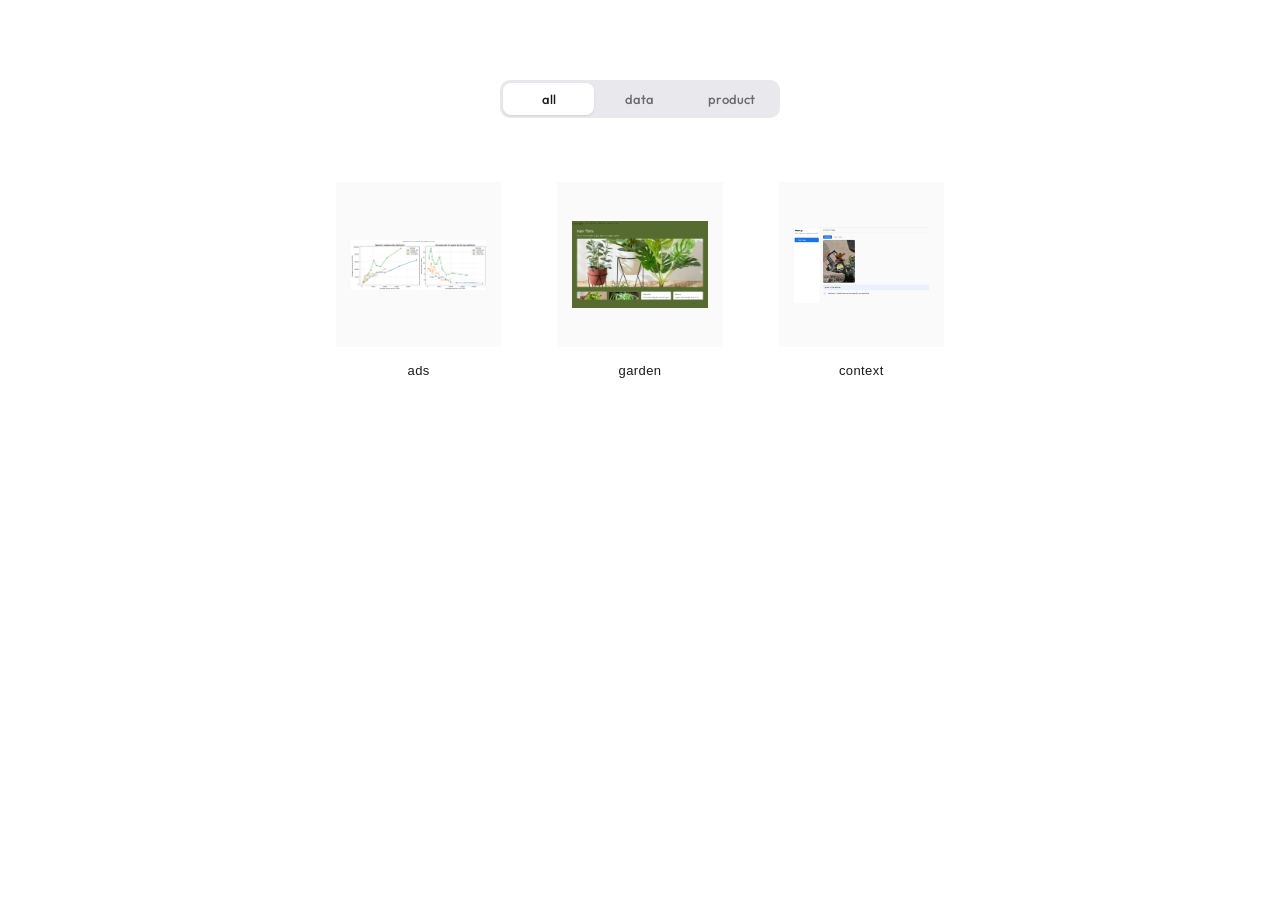
<file: case-studies/index.html>
<!DOCTYPE html>
<html lang="en">
<head>
  <meta charset="UTF-8">
  <meta name="viewport" content="width=device-width, initial-scale=1.0">
  <title>case studies</title>
  <link rel="preconnect" href="https://fonts.googleapis.com">
  <link rel="preconnect" href="https://fonts.gstatic.com" crossorigin>
  <link href="https://fonts.googleapis.com/css2?family=Outfit:wght@400;500;600&display=swap" rel="stylesheet">
  <link rel="stylesheet" href="hub.css">
</head>
<body>
  <main class="hub">
    <div class="hub__segmented" role="tablist" aria-label="Filter case studies">
      <button type="button" role="tab" aria-selected="true" data-filter="all">all</button>
      <button type="button" role="tab" aria-selected="false" data-filter="data">data</button>
      <button type="button" role="tab" aria-selected="false" data-filter="product">product</button>
    </div>

    <div class="hub__grid" id="grid">
      <a class="hub__tile" href="ads-analysis/index.html" data-category="data">
        <div class="hub__tile-img">
          <img src="ads-analysis/assets/chart_spend_revenue_bins.png" width="320" height="240" alt="">
        </div>
        <span class="hub__label">ads</span>
      </a>
      <a class="hub__tile" href="starter-garden/index.html" data-category="product">
        <div class="hub__tile-img">
          <img src="starter-garden/assets/hero-website.png" width="320" height="240" alt="">
        </div>
        <span class="hub__label">garden</span>
      </a>
      <a class="hub__tile" href="case-study-overlay/index.html" data-category="product">
        <div class="hub__tile-img">
          <img src="case-study-overlay/assets/hero.png" width="320" height="240" alt="">
        </div>
        <span class="hub__label">context</span>
      </a>
    </div>
  </main>
  <script>
    (function () {
      var tabs = document.querySelectorAll('.hub__segmented [role="tab"]');
      var tiles = document.querySelectorAll('.hub__tile');

      function setFilter(filter) {
        tiles.forEach(function (tile) {
          var cat = tile.getAttribute('data-category');
          var show = filter === 'all' || cat === filter;
          if (show) {
            tile.removeAttribute('hidden');
          } else {
            tile.setAttribute('hidden', '');
          }
        });
        tabs.forEach(function (tab) {
          var on = tab.getAttribute('data-filter') === filter;
          tab.setAttribute('aria-selected', on ? 'true' : 'false');
        });
      }

      tabs.forEach(function (tab) {
        tab.addEventListener('click', function () {
          setFilter(tab.getAttribute('data-filter'));
        });
      });
    })();
  </script>
</body>
</html>
</file>
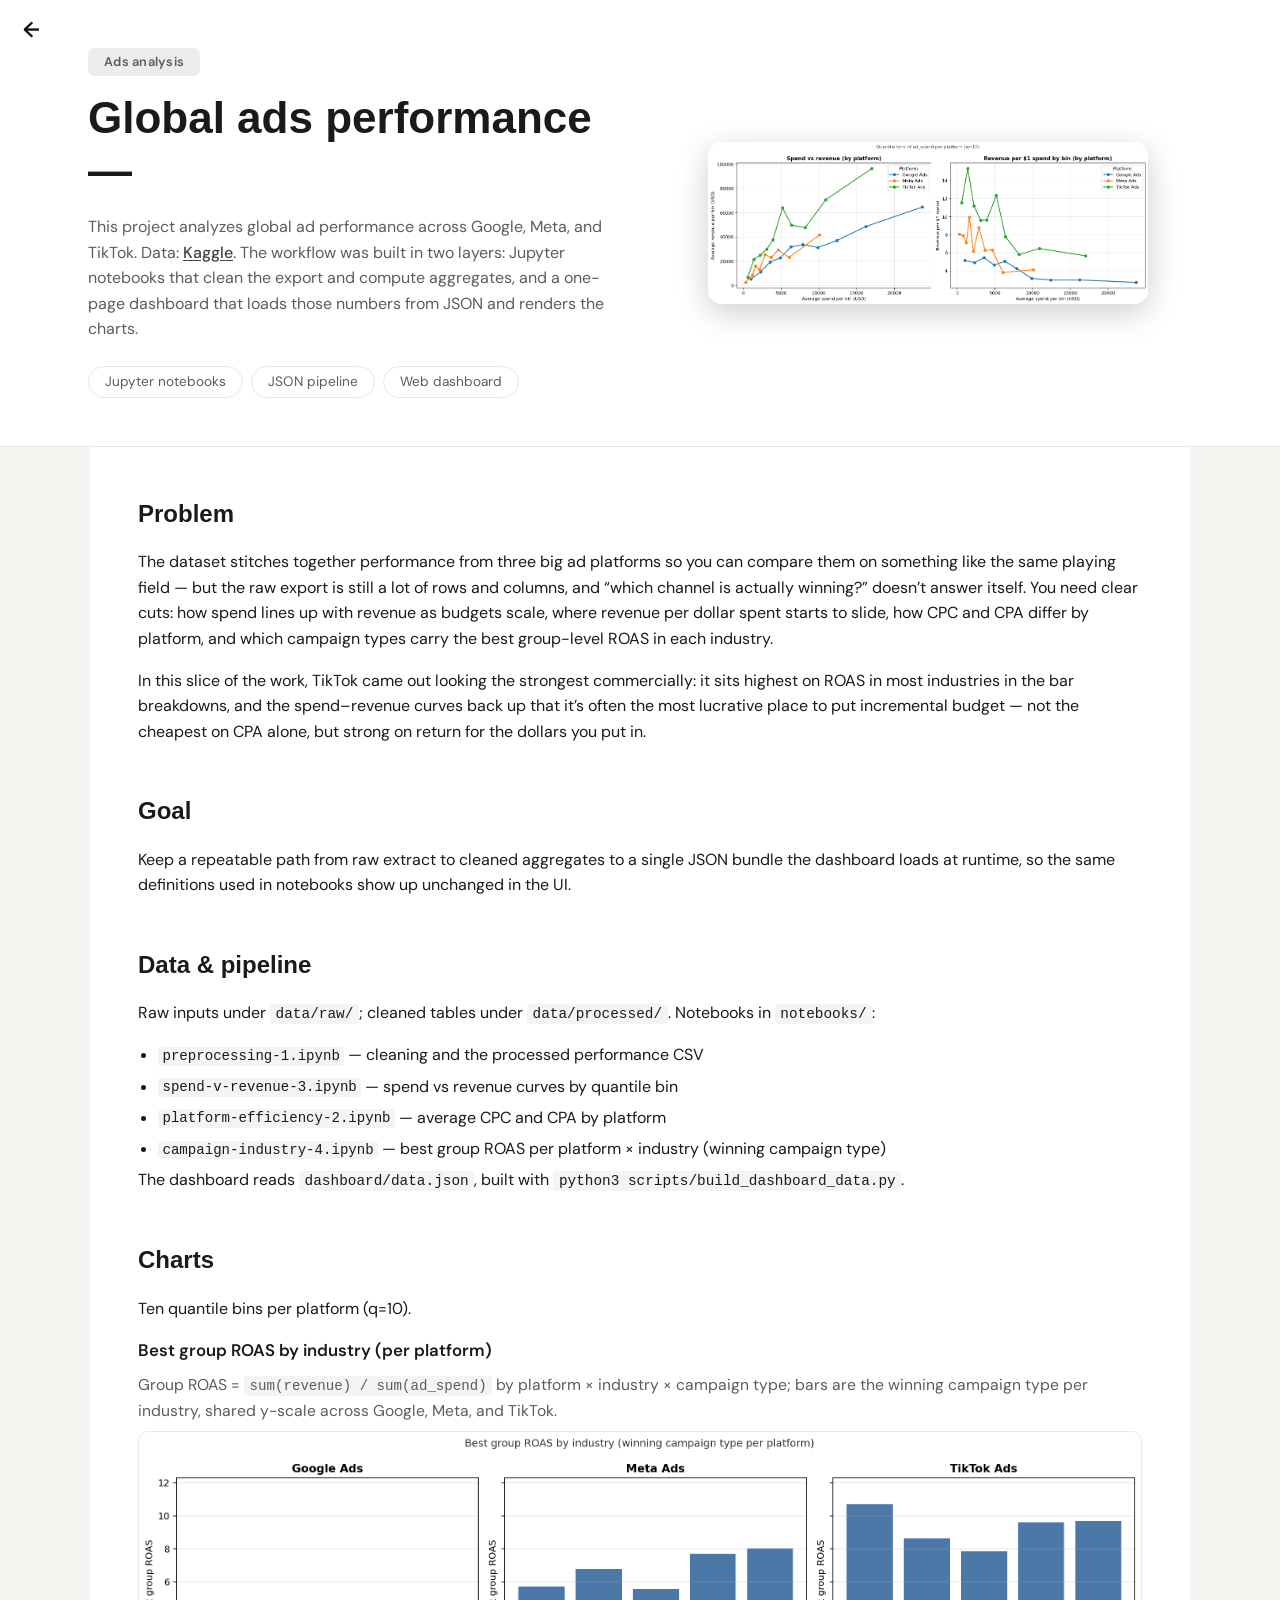
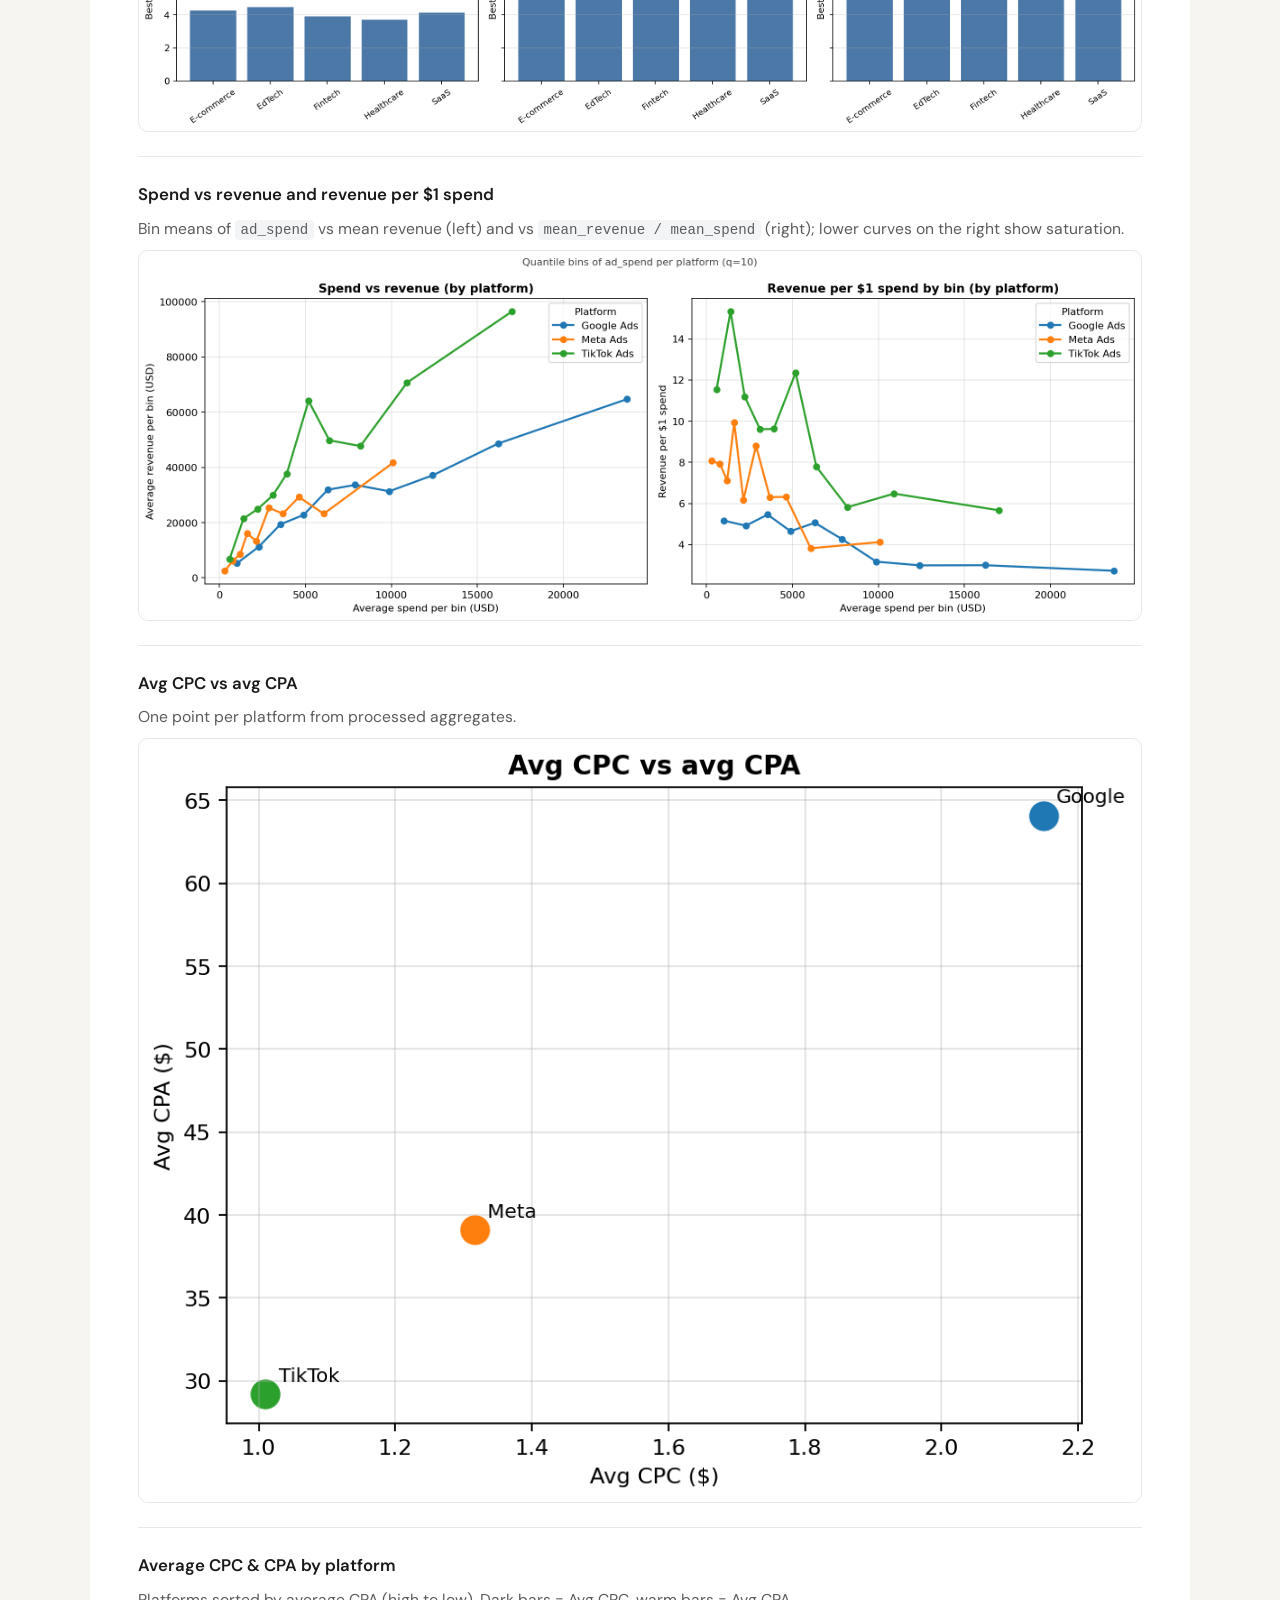
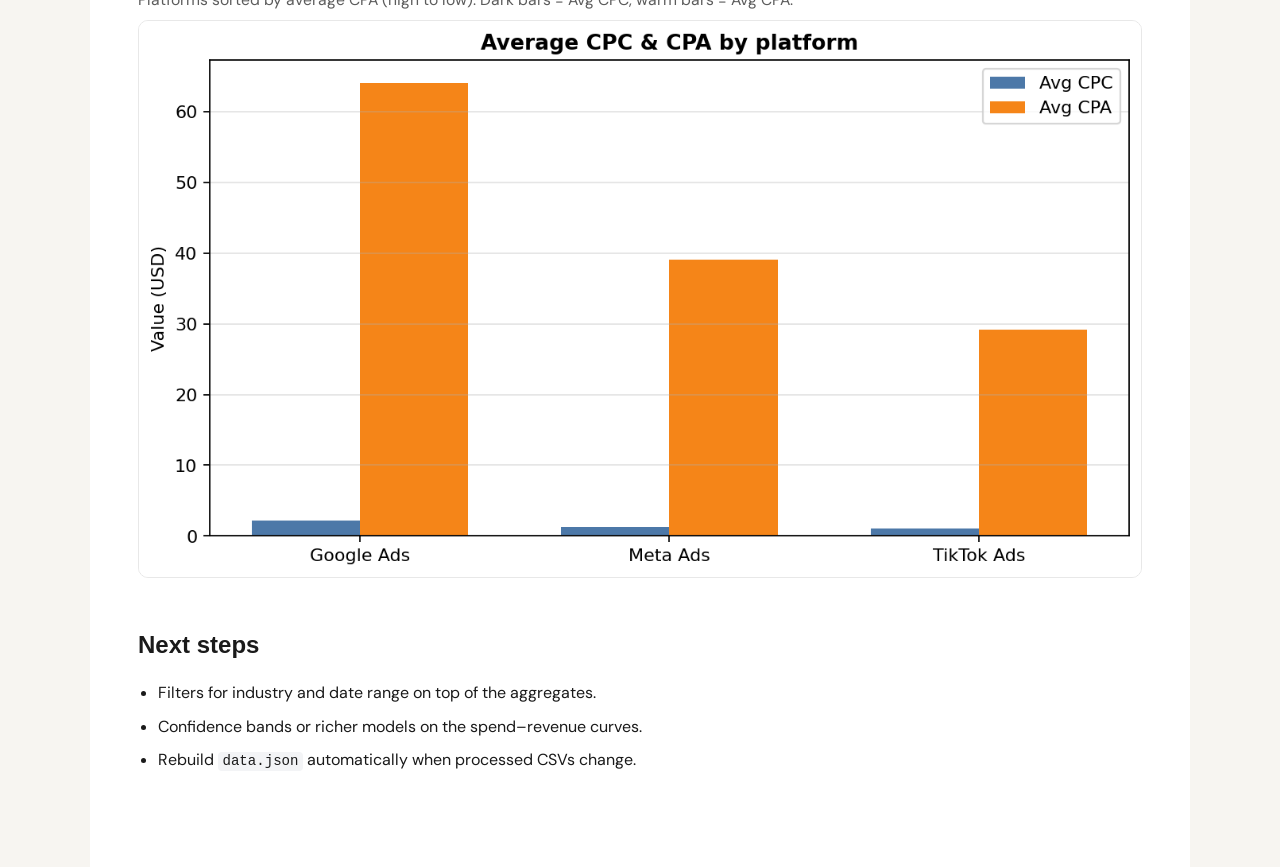
<file: case-studies/ads-analysis/index.html>
<!DOCTYPE html>
<html lang="en">
<head>
  <meta charset="UTF-8">
  <meta name="viewport" content="width=device-width, initial-scale=1.0">
  <title>Case Study — Global ads performance</title>
  <link rel="stylesheet" href="styles.css">
  <link rel="stylesheet" href="../case-nav.css">
</head>
<body>
  <a class="case-back-button" href="../../index.html#work-anchor" aria-label="Back to portfolio">←</a>

  <header class="hero">
    <div class="hero__inner">
      <div class="hero__content">
        <span class="hero__badge">Ads analysis</span>
        <h1 class="hero__title">
          <span class="hero__title-line">Global ads performance —</span>
        </h1>
        <p class="hero__description">
          This project analyzes global ad performance across Google, Meta, and TikTok.
          Data:
          <a class="hero__link" href="https://www.kaggle.com/datasets/nudratabbas/global-ads-performance-google-meta-tiktok" target="_blank" rel="noopener noreferrer">Kaggle</a>.
          The workflow was built in two
          layers: Jupyter notebooks that clean the export and compute aggregates, and a one-page dashboard that loads
          those numbers from JSON and renders the charts.
        </p>
        <div class="hero__tags">
          <span class="hero__tag">Jupyter notebooks</span>
          <span class="hero__tag">JSON pipeline</span>
          <span class="hero__tag">Web dashboard</span>
        </div>
      </div>
      <div class="hero__visual">
        <div class="hero__image-wrapper">
          <img src="assets/chart_spend_revenue_bins.png" width="1400" height="520" alt="Spend vs revenue and revenue per dollar by spend bin, by platform">
        </div>
      </div>
    </div>
  </header>

  <article class="case-study">

    <section class="case-study__section" id="problem">
      <h2 class="section__title">Problem</h2>
      <div class="section__content">
        <p>
          The dataset stitches together performance from three big ad platforms so you can compare them on something
          like the same playing field — but the raw export is still a lot of rows and columns, and “which channel is
          actually winning?” doesn’t answer itself. You need clear cuts: how spend lines up with revenue as budgets scale,
          where revenue per dollar spent starts to slide, how CPC and CPA differ by platform, and which campaign types
          carry the best group-level ROAS in each industry.
        </p>
        <p>
          In this slice of the work, TikTok came out looking the strongest commercially: it sits highest on ROAS in most
          industries in the bar breakdowns, and the spend–revenue curves back up that it’s often the most lucrative place
          to put incremental budget — not the cheapest on CPA alone, but strong on return for the dollars you put in.
        </p>
      </div>
    </section>

    <section class="case-study__section" id="goal">
      <h2 class="section__title">Goal</h2>
      <div class="section__content">
        <p>
          Keep a repeatable path from raw extract to cleaned aggregates to a single JSON bundle the dashboard loads at
          runtime, so the same definitions used in notebooks show up unchanged in the UI.
        </p>
      </div>
    </section>

    <section class="case-study__section" id="data-and-pipeline">
      <h2 class="section__title">Data &amp; pipeline</h2>
      <div class="section__content">
        <p>
          Raw inputs under <code>data/raw/</code>; cleaned tables under <code>data/processed/</code>. Notebooks in
          <code>notebooks/</code>:
        </p>
        <ul class="notebook-list">
          <li><code>preprocessing-1.ipynb</code> — cleaning and the processed performance CSV</li>
          <li><code>spend-v-revenue-3.ipynb</code> — spend vs revenue curves by quantile bin</li>
          <li><code>platform-efficiency-2.ipynb</code> — average CPC and CPA by platform</li>
          <li><code>campaign-industry-4.ipynb</code> — best group ROAS per platform × industry (winning campaign type)</li>
        </ul>
        <p>
          The dashboard reads <code>dashboard/data.json</code>, built with <code>python3 scripts/build_dashboard_data.py</code>.
        </p>
      </div>
    </section>

    <section class="case-study__section" id="charts">
      <h2 class="section__title">Charts</h2>
      <div class="section__content">
        <p>Ten quantile bins per platform (q=10).</p>

        <div class="chart-block">
          <h3>Best group ROAS by industry (per platform)</h3>
          <p>
            Group ROAS = <code>sum(revenue) / sum(ad_spend)</code> by platform × industry × campaign type; bars are the
            winning campaign type per industry, shared y-scale across Google, Meta, and TikTok.
          </p>
          <img src="assets/chart_roas_by_platform.png" width="1500" height="450" alt="Bar charts: best group ROAS by industry for Google, Meta, and TikTok">
        </div>

        <div class="chart-block">
          <h3>Spend vs revenue and revenue per $1 spend</h3>
          <p>
            Bin means of <code>ad_spend</code> vs mean revenue (left) and vs <code>mean_revenue / mean_spend</code> (right);
            lower curves on the right show saturation.
          </p>
          <img src="assets/chart_spend_revenue_bins.png" width="1400" height="520" alt="Line charts: spend vs revenue and revenue per dollar by bin for each platform">
        </div>

        <div class="chart-block">
          <h3>Avg CPC vs avg CPA</h3>
          <p>One point per platform from processed aggregates.</p>
          <img src="assets/chart_cpc_cpa_scatter.png" width="650" height="500" alt="Scatter of average CPC vs average CPA by platform">
        </div>

        <div class="chart-block">
          <h3>Average CPC &amp; CPA by platform</h3>
          <p>Platforms sorted by average CPA (high to low). Dark bars = Avg CPC, warm bars = Avg CPA.</p>
          <img src="assets/chart_cpc_cpa_bars.png" width="800" height="450" alt="Grouped bars: average CPC and CPA by platform">
        </div>
      </div>
    </section>

    <section class="case-study__section" id="next-steps">
      <h2 class="section__title">Next steps</h2>
      <div class="section__content">
        <ul class="next-steps-list">
          <li>Filters for industry and date range on top of the aggregates.</li>
          <li>Confidence bands or richer models on the spend–revenue curves.</li>
          <li>Rebuild <code>data.json</code> automatically when processed CSVs change.</li>
        </ul>
      </div>
    </section>

  </article>
</body>
</html>
</file>
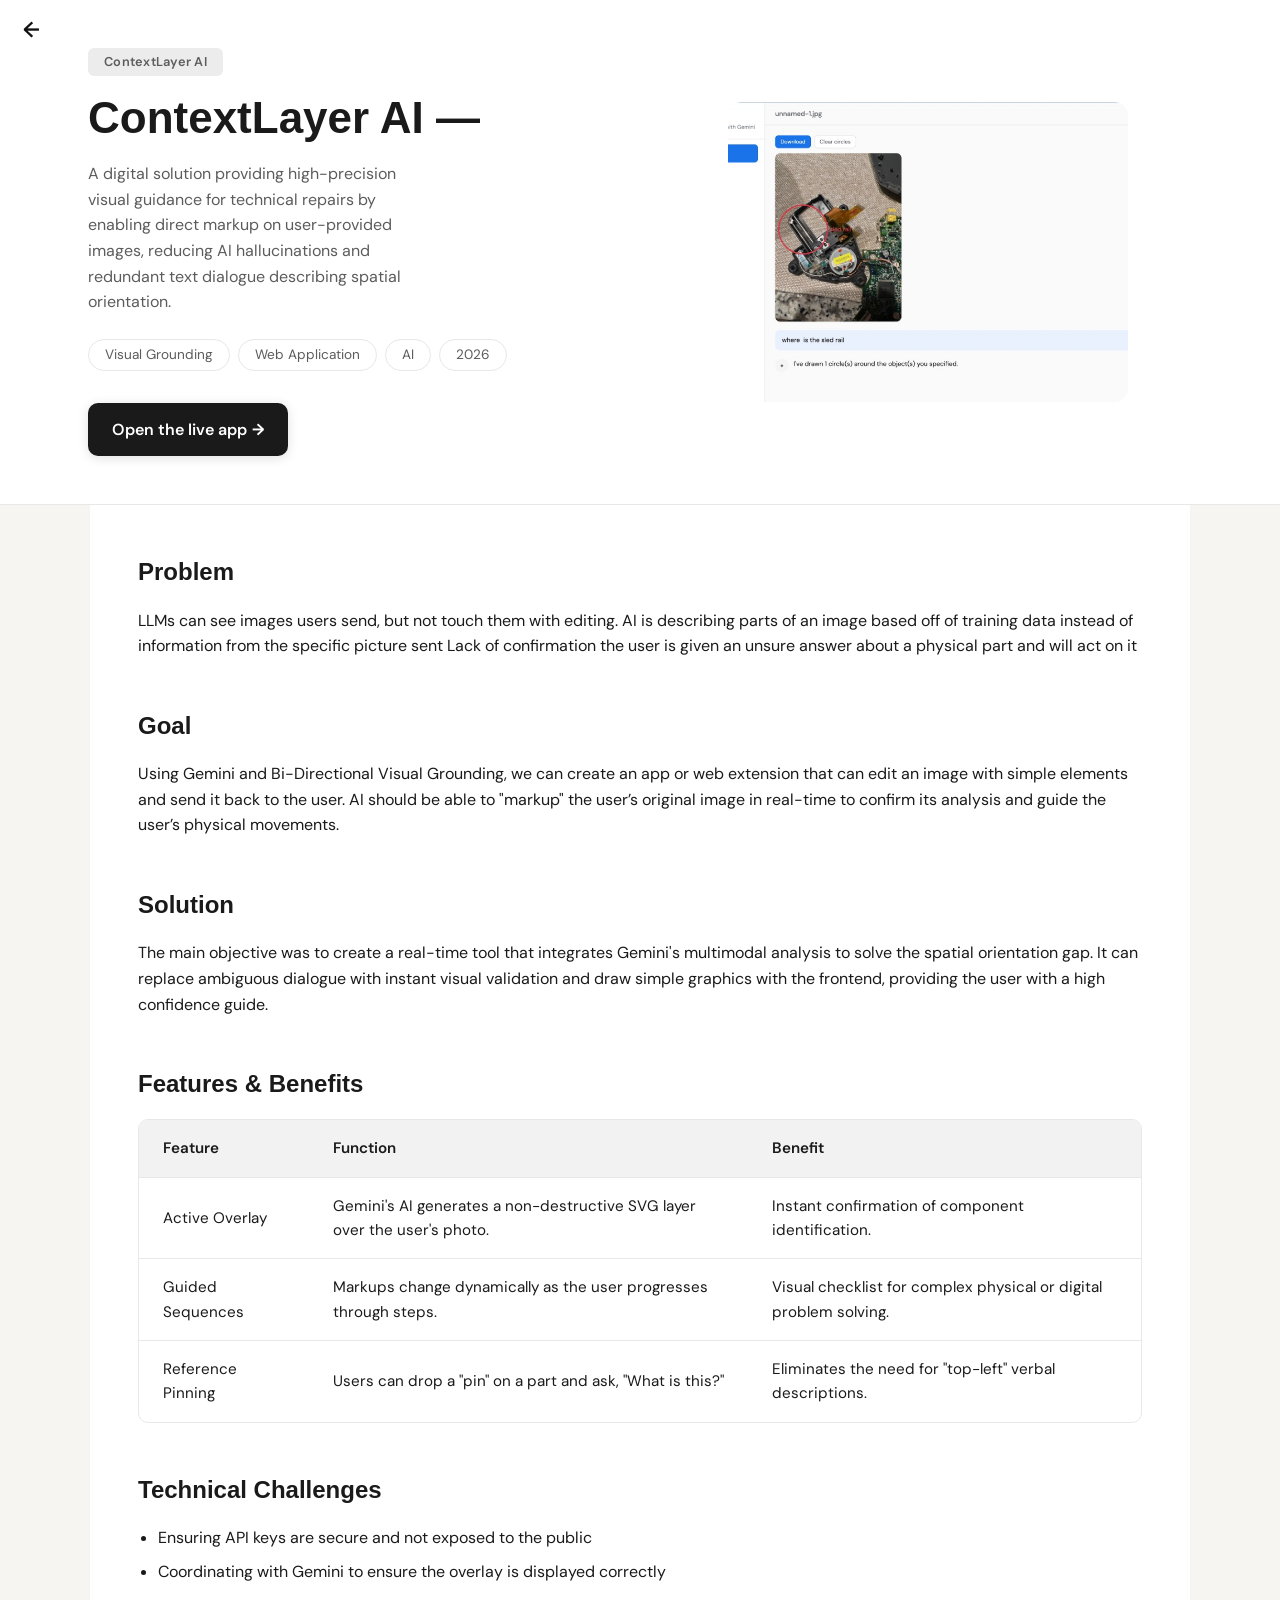
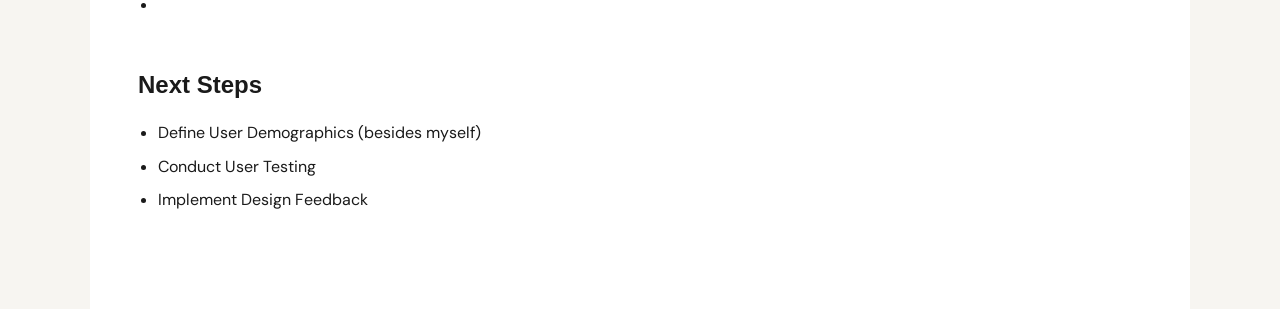
<file: case-studies/case-study-overlay/index.html>
<!DOCTYPE html>
<html lang="en">
<head>
  <meta charset="UTF-8">
  <meta name="viewport" content="width=device-width, initial-scale=1.0">
  <title>Case Study ContextLayer AI</title>
  <link rel="stylesheet" href="styles.css">
  <link rel="stylesheet" href="../case-nav.css">
</head>
<body>
  <a class="case-back-button" href="../../index.html#work-anchor" aria-label="Back to portfolio">←</a>

  <header class="hero">
    <div class="hero__inner">
      <div class="hero__content">
        <span class="hero__badge">ContextLayer AI</span>
        <h1 class="hero__title">
          <span class="hero__title-line"> ContextLayer AI —</span>
          
        </h1>
        <p class="hero__description">A digital solution providing high-precision visual guidance for technical repairs by enabling direct markup on user-provided images, reducing AI hallucinations and redundant text dialogue describing spatial orientation. 
        </p>
        <div class="hero__tags">
          <span class="hero__tag">Visual Grounding</span>
          <span class="hero__tag">Web Application</span>
          <span class="hero__tag">AI</span>
          <span class="hero__tag">2026</span>
        </div>
        <p class="hero__cta-wrap">
          <a class="hero__cta" href="ContextLayer/">Open the live app<span class="hero__cta-arrow" aria-hidden="true"> →</span></a>
        </p>
      </div>
      <div class="hero__visual">
        <div class="hero__image-wrapper">
          <img src="assets/hero.png" alt="ContextLayer AI - visual markup for technical repairs">
          <span class="hero__image-placeholder">Add hero image</span>
        </div>
      </div>
    </div>
  </header>

  <article class="case-study">

    <section class="case-study__section" id="problem">
      <h2 class="section__title">Problem</h2>
      <div class="section__content">
        <p>LLMs can see images users send, but not touch them with editing. 
          AI is describing parts of an image based off of training data instead of information from the specific picture sent
          Lack of confirmation the user is given an unsure answer about a physical part and will act on it 
          </p>
      </div>
    </section>

    <section class="case-study__section" id="goal">
      <h2 class="section__title">Goal</h2>
      <div class="section__content">
        <p>Using Gemini and Bi-Directional Visual Grounding, we can create an app or web extension that can edit an image with simple elements and send it back to the user.
          AI should be able to "markup" the user’s original image in real-time to confirm its analysis and guide the user’s physical movements.
          </p>
      </div>
    </section>

    <section class="case-study__section" id="solution">
      <h2 class="section__title">Solution</h2>
      <div class="section__content">
        <p> The main objective was to create a real-time tool that integrates Gemini's multimodal analysis to solve the spatial orientation gap. It can replace ambiguous dialogue with instant visual validation and draw simple graphics with the frontend, providing the user with a high confidence guide.</p>
      </div>
    </section>
    <section class="case-study__section" id="features">
      <h2 class="section__title">Features & Benefits</h2>
      <div class="section__content">
        <div class="table-wrapper">
          <table class="features-table">
            <thead>
              <tr>
                <th>Feature</th>
                <th>Function</th>
                <th>Benefit</th>
              </tr>
            </thead>
            <tbody>
              <tr>
                <td>Active Overlay</td>
                <td>Gemini's AI generates a non-destructive SVG layer over the user's photo.</td>
                <td>Instant confirmation of component identification.</td>
              </tr>
              <tr>
                <td>Guided Sequences</td>
                <td>Markups change dynamically as the user progresses through steps.</td>
                <td>Visual checklist for complex physical or digital problem solving.</td>
              </tr>
              <tr>
                <td>Reference Pinning</td>
                <td>Users can drop a "pin" on a part and ask, "What is this?"</td>
                <td>Eliminates the need for "top-left" verbal descriptions.</td>
              </tr>
            </tbody>
          </table>
        </div>
      </div>
    </section>

    <section class="case-study__section" id="technical-challenges">
      <h2 class="section__title">Technical Challenges</h2>
      <div class="section__content">
        <ul class="challenges-list">
          <li>Ensuring API keys are secure and not exposed to the public</li>
          <li>Coordinating with Gemini to ensure the overlay is displayed correctly</li>
          <li> </li>
        </ul>
      </div>
    </section>



    <section class="case-study__section" id="next-steps">
      <h2 class="section__title">Next Steps</h2>
      <div class="section__content">
        <ul class="next-steps-list">
          <li> Define User Demographics (besides myself) </li>
          <li>Conduct User Testing</li>
          <li> Implement Design Feedback </li>
        </ul>
      </div>
    </section>


  </article>
</body>
</html>
</file>
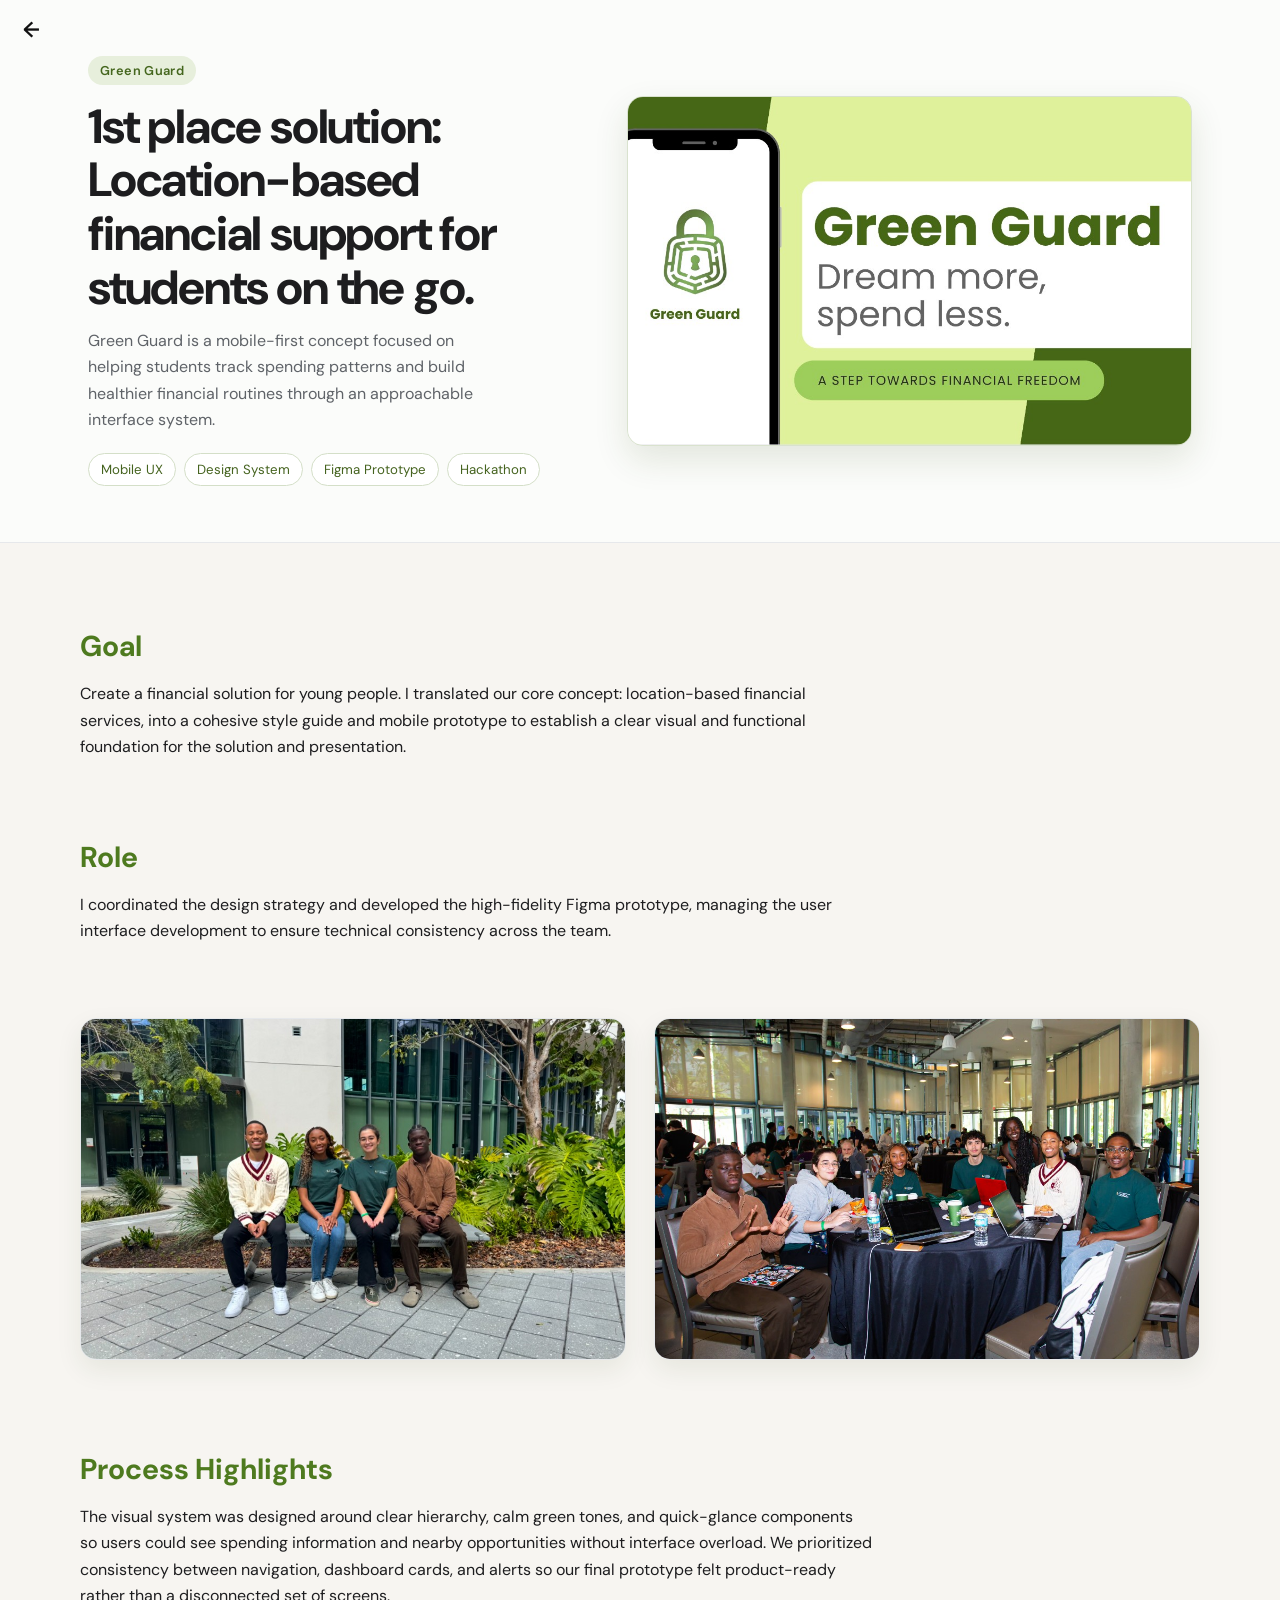
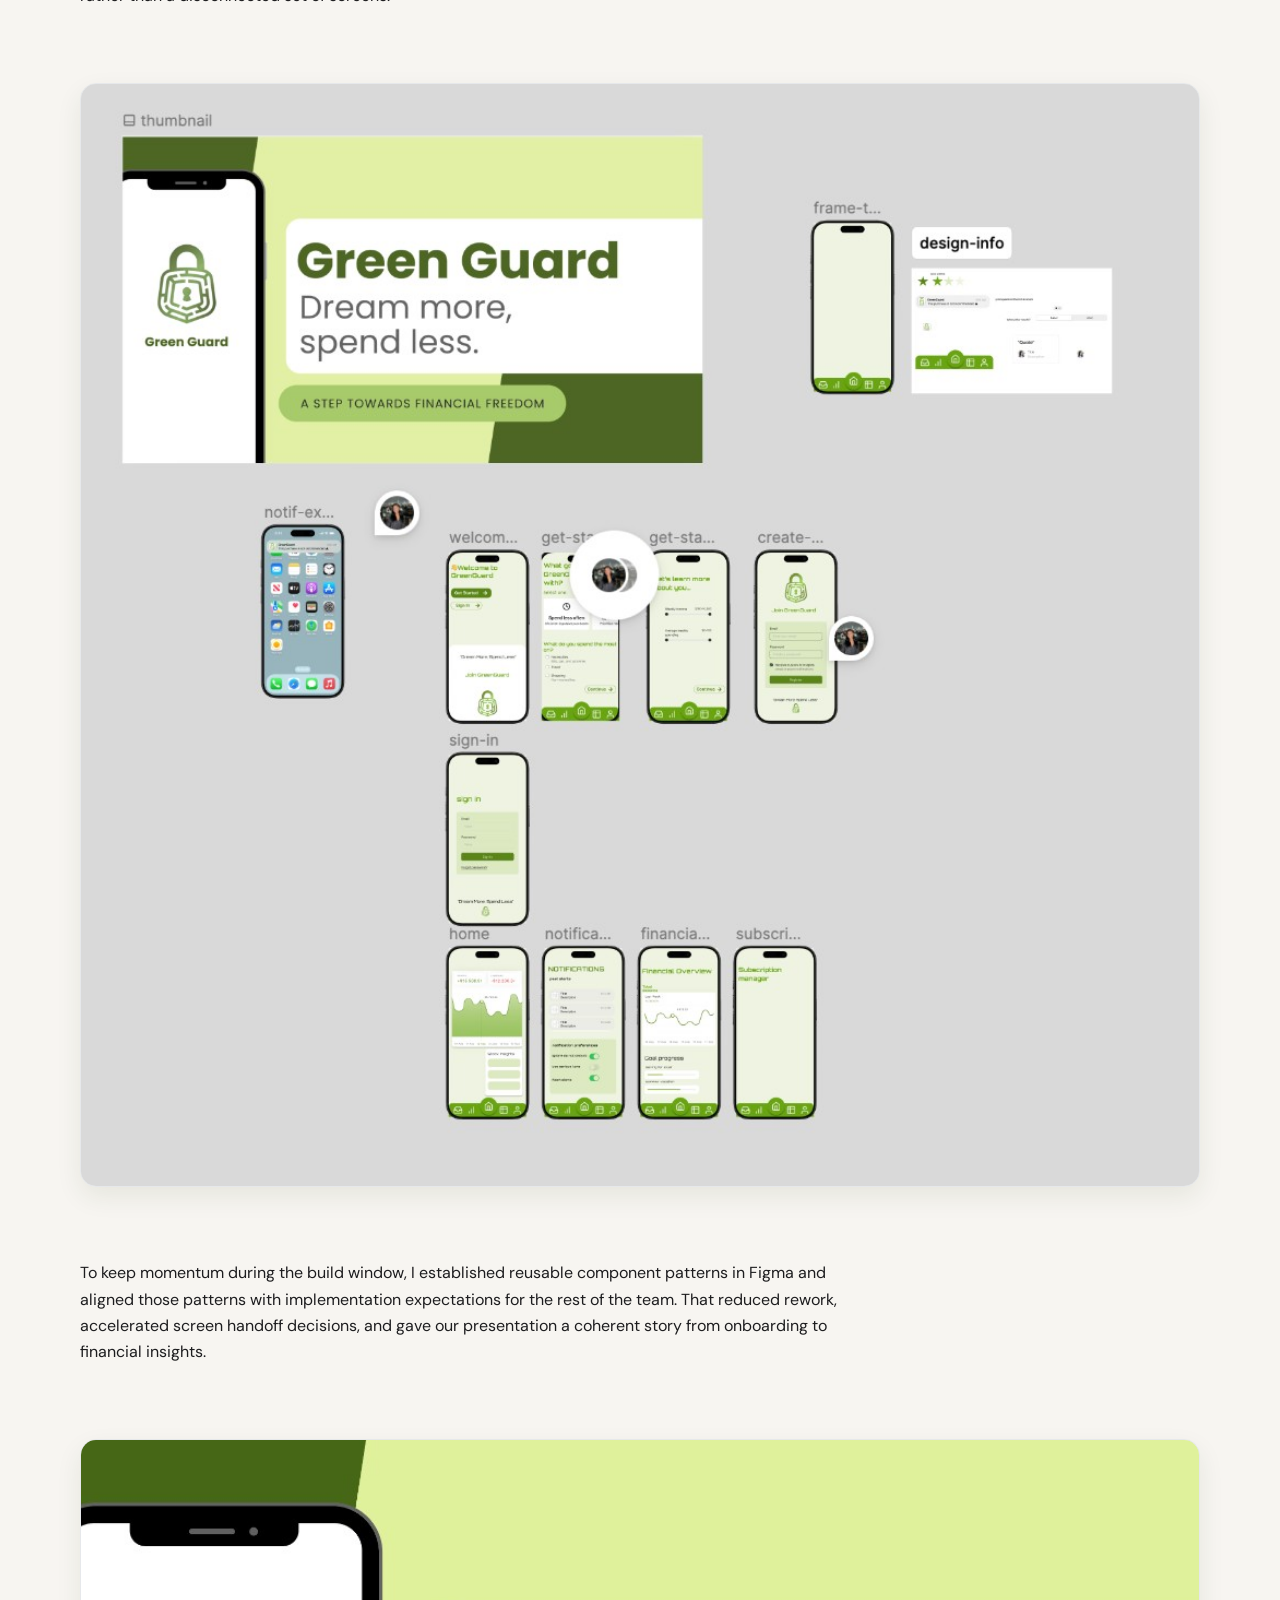
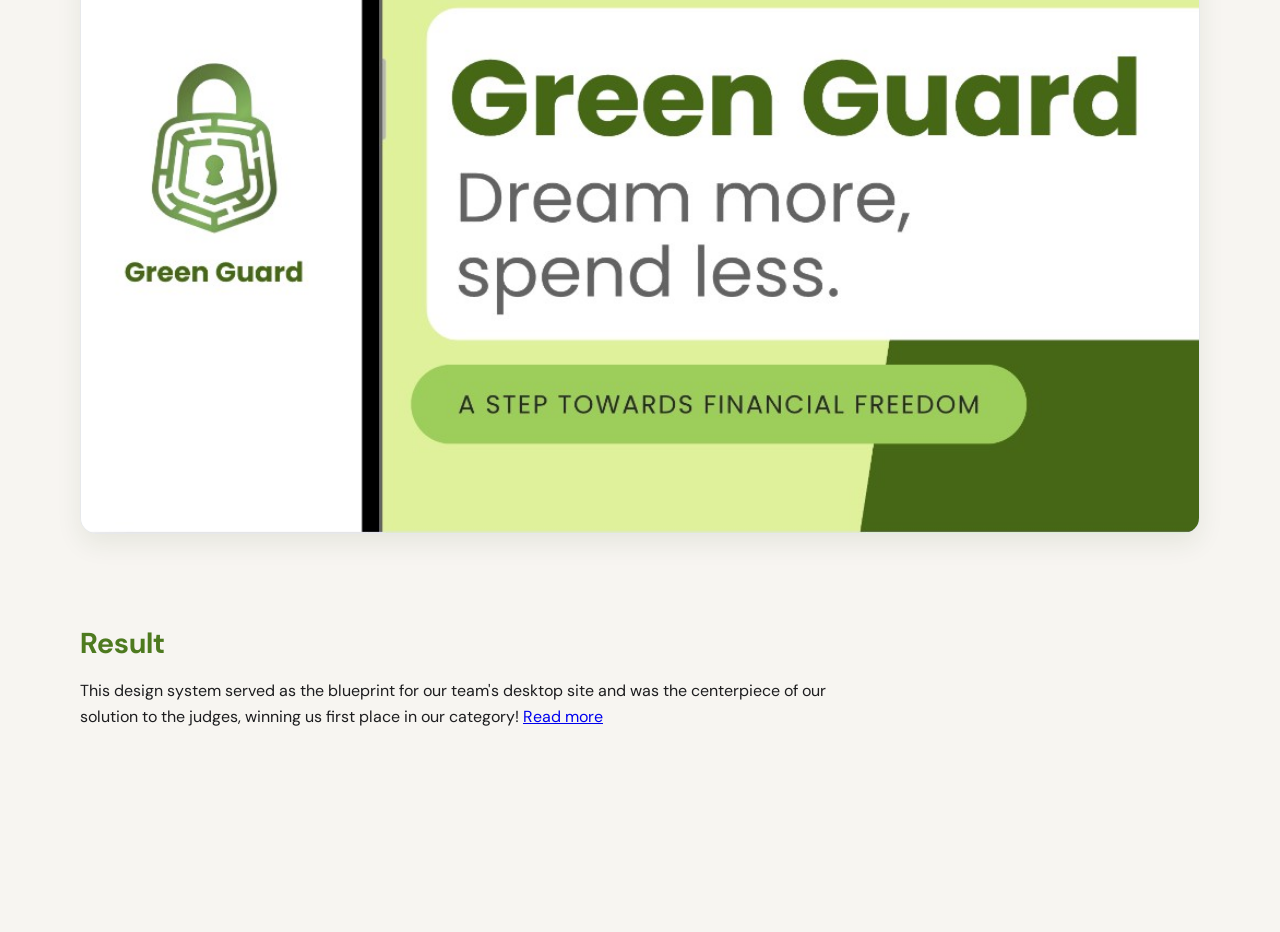
<file: case-studies/green-guard/index.html>
<!DOCTYPE html>
<html lang="en">
<head>
  <meta charset="UTF-8">
  <meta name="viewport" content="width=device-width, initial-scale=1.0">
  <title>Case Study - Green Guard</title>
  <link rel="stylesheet" href="styles.css">
  <link rel="stylesheet" href="../case-nav.css">
</head>
<body>
  <a class="case-back-button" href="../../index.html#work-anchor" aria-label="Back to portfolio">←</a>

  <header class="hero">
    <div class="hero__inner">
      <div class="hero__content">
        <span class="hero__badge">Green Guard</span>
        <h1 class="hero__title">1st place solution: Location-based financial support for students on the go.</h1>
        <p class="hero__description">
          Green Guard is a mobile-first concept focused on helping students track spending patterns and
          build healthier financial routines through an approachable interface system.
        </p>
        <div class="hero__tags">
          <span class="hero__tag">Mobile UX</span>
          <span class="hero__tag">Design System</span>
          <span class="hero__tag">Figma Prototype</span>
          <span class="hero__tag">Hackathon</span>
        </div>
      </div>
      <div class="hero__visual">
        <figure class="hero__image-wrapper">
          <img src="assets/hero.png" alt="Green Guard hero board with logo, app screen, and project headline">
        </figure>
      </div>
    </div>
  </header>

  <article class="case-study">
    <section class="case-study__section">
      <h2 class="section__title">Goal</h2>
      <p>
        Create a financial solution for young people. I translated our core concept: location-based financial services, into a cohesive style guide and mobile prototype to establish a clear visual and functional foundation for the solution and presentation.
      </p>
    </section>

    <section class="case-study__section">
      <h2 class="section__title">Role</h2>
      <p>
        I coordinated the design strategy and developed the high-fidelity Figma prototype, managing the user interface development to ensure technical consistency across the team.
      </p>
    </section>

    <section class="case-study__media case-study__media--split">
      <figure class="media-card">
        <img src="assets/team-bench.png" alt="Green Guard team seated outdoors together after the event">
      </figure>
      <figure class="media-card media-card--landscape">
        <img src="assets/team-workshop.png" alt="Green Guard team collaborating around a table with laptops">
      </figure>
    </section>

    <section class="case-study__section">
      <h2 class="section__title">Process Highlights</h2>
      <p>
        The visual system was designed around clear hierarchy, calm green tones, and quick-glance components so users could see
        spending information and nearby opportunities without interface overload. We prioritized consistency between navigation,
        dashboard cards, and alerts so our final prototype felt product-ready rather than a disconnected set of screens.
      </p>
    </section>

    <section class="case-study__media case-study__media--wide">
      <figure class="media-card">
        <img src="assets/figma-board.png" alt="Figma board showing Green Guard mobile UI flows and design screens">
      </figure>
    </section>

    <section class="case-study__section case-study__section--continuation">
      <p>
        To keep momentum during the build window, I established reusable component patterns in Figma and aligned those patterns
        with implementation expectations for the rest of the team. That reduced rework, accelerated screen handoff decisions, and
        gave our presentation a coherent story from onboarding to financial insights.
      </p>
    </section>

    <section class="case-study__media case-study__media--stack">
      <figure class="media-card">
        <img src="assets/hero.png" alt="Green Guard branded hero visual with mobile lockup">
      </figure>
    </section>

    <section class="case-study__section">
      <h2 class="section__title">Result</h2>
      <p>
        This design system served as the blueprint for our team's desktop site and was the centerpiece of our solution to the judges, winning us first place in our category!
        <a href="https://news.miami.edu/coe/stories/2025/02/hackathon-showcases-ai-powered-solutions-by-students-and-startups.html" target="_blank" rel="noopener noreferrer">Read more</a>
      </p>
    </section>
  </article>
</body>
</html>
</file>
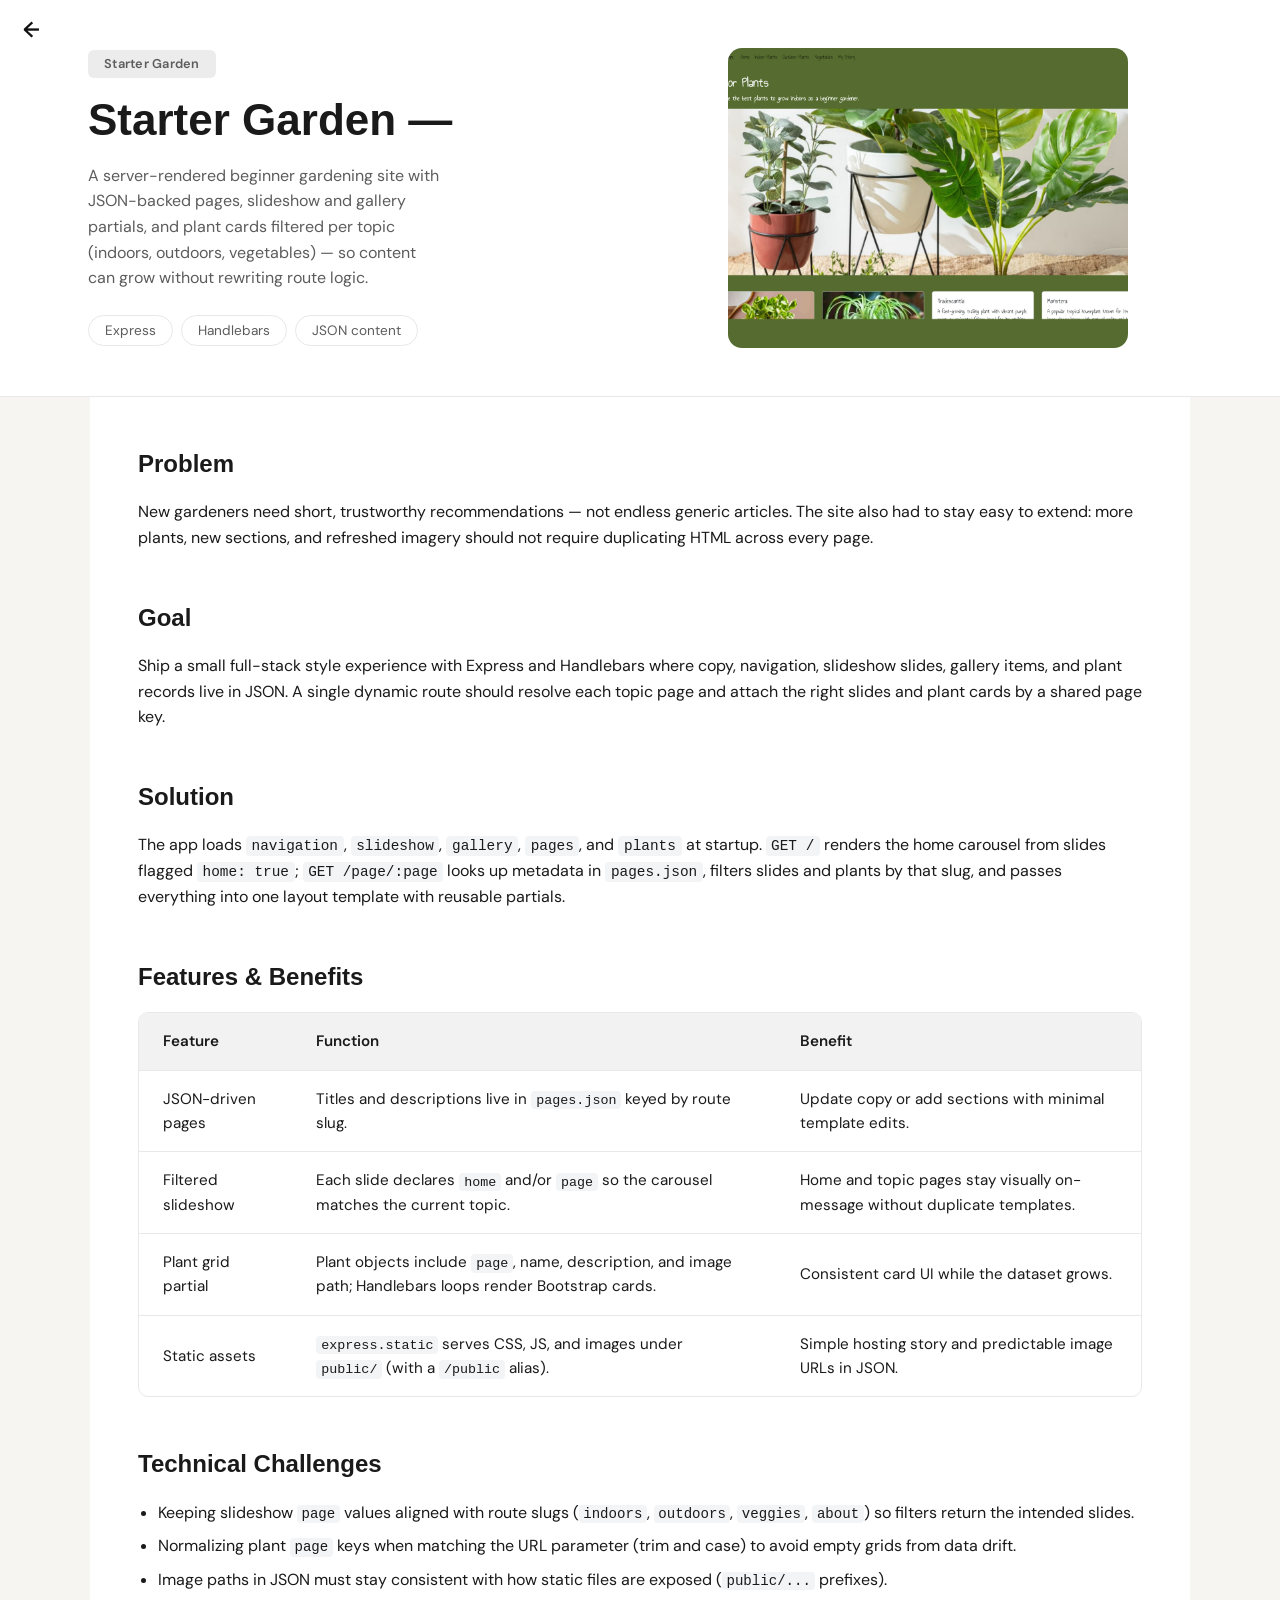
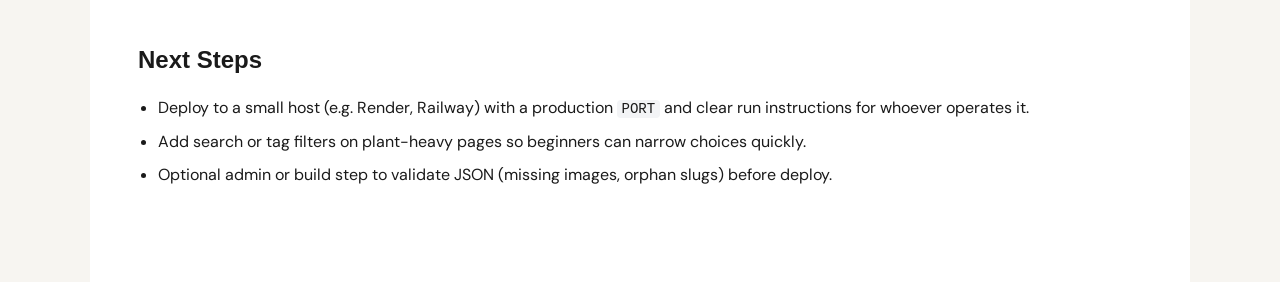
<file: case-studies/starter-garden/index.html>
<!DOCTYPE html>
<html lang="en">
<head>
  <meta charset="UTF-8">
  <meta name="viewport" content="width=device-width, initial-scale=1.0">
  <title>Case Study — Starter Garden</title>
  <link rel="stylesheet" href="styles.css">
  <link rel="stylesheet" href="../case-nav.css">
</head>
<body>
  <a class="case-back-button" href="../../index.html#work-anchor" aria-label="Back to portfolio">←</a>

  <header class="hero">
    <div class="hero__inner">
      <div class="hero__content">
        <span class="hero__badge">Starter Garden</span>
        <h1 class="hero__title">
          <span class="hero__title-line">Starter Garden —</span>
        </h1>
        <p class="hero__description">
          A server-rendered beginner gardening site with JSON-backed pages, slideshow and gallery partials, and plant
          cards filtered per topic (indoors, outdoors, vegetables) — so content can grow without rewriting route logic.
        </p>
        <div class="hero__tags">
          <span class="hero__tag">Express</span>
          <span class="hero__tag">Handlebars</span>
          <span class="hero__tag">JSON content</span>
        </div>
      </div>
      <div class="hero__visual">
        <a class="hero__image-link" href="https://carysbux.github.io/plants/" target="_blank" rel="noopener noreferrer" aria-label="Open Starter Garden (live site)">
          <div class="hero__image-wrapper">
            <img src="assets/hero-website.png" width="1400" height="900" alt="Screenshot of the Starter Garden website — Indoor Plants page">
            <span class="hero__image-placeholder">Website screenshot</span>
          </div>
        </a>
      </div>
    </div>
  </header>

  <article class="case-study">

    <section class="case-study__section" id="problem">
      <h2 class="section__title">Problem</h2>
      <div class="section__content">
        <p>
          New gardeners need short, trustworthy recommendations — not endless generic articles. The site also had to
          stay easy to extend: more plants, new sections, and refreshed imagery should not require duplicating HTML
          across every page.
        </p>
      </div>
    </section>

    <section class="case-study__section" id="goal">
      <h2 class="section__title">Goal</h2>
      <div class="section__content">
        <p>
          Ship a small full-stack style experience with Express and Handlebars where copy, navigation, slideshow slides,
          gallery items, and plant records live in JSON. A single dynamic route should resolve each topic page and attach
          the right slides and plant cards by a shared page key.
        </p>
      </div>
    </section>

    <section class="case-study__section" id="solution">
      <h2 class="section__title">Solution</h2>
      <div class="section__content">
        <p>
          The app loads <code>navigation</code>, <code>slideshow</code>, <code>gallery</code>, <code>pages</code>, and
          <code>plants</code> at startup. <code>GET /</code> renders the home carousel from slides flagged
          <code>home: true</code>; <code>GET /page/:page</code> looks up metadata in <code>pages.json</code>, filters
          slides and plants by that slug, and passes everything into one layout template with reusable partials.
        </p>
      </div>
    </section>

    <section class="case-study__section" id="features">
      <h2 class="section__title">Features &amp; Benefits</h2>
      <div class="section__content">
        <div class="table-wrapper">
          <table class="features-table">
            <thead>
              <tr>
                <th>Feature</th>
                <th>Function</th>
                <th>Benefit</th>
              </tr>
            </thead>
            <tbody>
              <tr>
                <td>JSON-driven pages</td>
                <td>Titles and descriptions live in <code>pages.json</code> keyed by route slug.</td>
                <td>Update copy or add sections with minimal template edits.</td>
              </tr>
              <tr>
                <td>Filtered slideshow</td>
                <td>Each slide declares <code>home</code> and/or <code>page</code> so the carousel matches the current topic.</td>
                <td>Home and topic pages stay visually on-message without duplicate templates.</td>
              </tr>
              <tr>
                <td>Plant grid partial</td>
                <td>Plant objects include <code>page</code>, name, description, and image path; Handlebars loops render Bootstrap cards.</td>
                <td>Consistent card UI while the dataset grows.</td>
              </tr>
              <tr>
                <td>Static assets</td>
                <td><code>express.static</code> serves CSS, JS, and images under <code>public/</code> (with a <code>/public</code> alias).</td>
                <td>Simple hosting story and predictable image URLs in JSON.</td>
              </tr>
            </tbody>
          </table>
        </div>
      </div>
    </section>

    <section class="case-study__section" id="technical-challenges">
      <h2 class="section__title">Technical Challenges</h2>
      <div class="section__content">
        <ul class="challenges-list">
          <li>Keeping slideshow <code>page</code> values aligned with route slugs (<code>indoors</code>, <code>outdoors</code>, <code>veggies</code>, <code>about</code>) so filters return the intended slides.</li>
          <li>Normalizing plant <code>page</code> keys when matching the URL parameter (trim and case) to avoid empty grids from data drift.</li>
          <li>Image paths in JSON must stay consistent with how static files are exposed (<code>public/...</code> prefixes).</li>
        </ul>
      </div>
    </section>

    <section class="case-study__section" id="next-steps">
      <h2 class="section__title">Next Steps</h2>
      <div class="section__content">
        <ul class="next-steps-list">
          <li>Deploy to a small host (e.g. Render, Railway) with a production <code>PORT</code> and clear run instructions for whoever operates it.</li>
          <li>Add search or tag filters on plant-heavy pages so beginners can narrow choices quickly.</li>
          <li>Optional admin or build step to validate JSON (missing images, orphan slugs) before deploy.</li>
        </ul>
      </div>
    </section>

  </article>
</body>
</html>
</file>
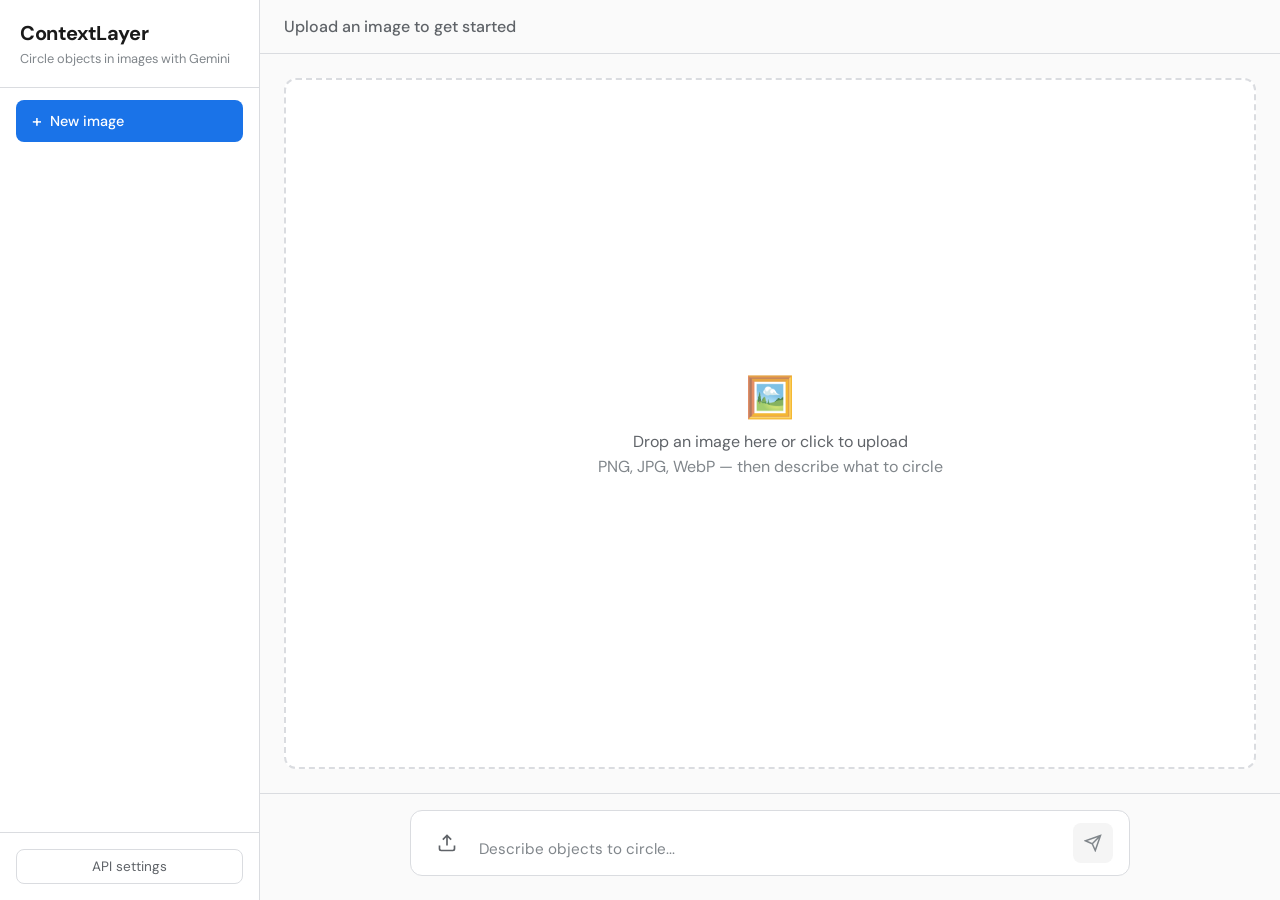
<file: case-studies/case-study-overlay/ContextLayer/index.html>
<!DOCTYPE html>
<html lang="en">
<head>
  <meta charset="UTF-8">
  <meta name="viewport" content="width=device-width, initial-scale=1.0">
  <title>ContextLayer — Circle objects in images</title>
  <link rel="stylesheet" href="styles.css">
</head>
<body>
  <div class="app">
    <aside class="sidebar">
      <div class="sidebar-header">
        <h1 class="logo">ContextLayer</h1>
        <p class="tagline">Circle objects in images with Gemini</p>
      </div>
      <button class="new-chat-btn" id="newChatBtn">
        <span class="icon">+</span> New image
      </button>
      <div class="chat-history" id="chatHistory"></div>
      <div class="sidebar-footer">
        <button class="settings-btn" id="settingsBtn">API settings</button>
      </div>
    </aside>

    <main class="main-content">
      <div class="chat-header">
        <h2 id="chatTitle">Upload an image to get started</h2>
      </div>

      <div class="chat-area">
        <div class="messages" id="messages">
          <div class="upload-zone" id="uploadZone">
            <div class="upload-content">
              <div class="upload-icon">🖼️</div>
              <p>Drop an image here or click to upload</p>
              <p class="upload-hint">PNG, JPG, WebP — then describe what to circle</p>
            </div>
          </div>
          <div class="image-message" id="imageMessage" style="display: none;">
            <div class="image-message-content">
              <div class="image-controls">
                <button class="export-btn" id="exportBtn">Download</button>
                <button class="clear-circles-btn" id="clearCirclesBtn">Clear circles</button>
              </div>
              <div class="image-wrapper" id="imageWrapper">
                <img id="sourceImage" alt="Your image">
                <canvas id="markupCanvas"></canvas>
              </div>
            </div>
          </div>
        </div>
        <div class="input-area">
          <div class="input-wrapper">
            <button class="attach-btn" id="attachBtn" title="Attach image">
              <svg viewBox="0 0 24 24" fill="none" stroke="currentColor" stroke-width="2">
                <path d="M21 15v4a2 2 0 0 1-2 2H5a2 2 0 0 1-2-2v-4M17 8l-5-5-5 5M12 3v12"/>
              </svg>
            </button>
            <textarea 
              id="messageInput" 
              placeholder="Describe objects to circle..."
              rows="1"
            ></textarea>
            <button class="send-btn" id="sendBtn" disabled>
              <svg viewBox="0 0 24 24" fill="none" stroke="currentColor" stroke-width="2">
                <path d="M22 2L11 13M22 2l-7 20-4-9-9-4 20-7z"/>
              </svg>
            </button>
          </div>
        </div>
      </div>
    </main>
  </div>

  <input type="file" id="fileInput" accept="image/png,image/jpeg,image/webp" style="display: none">

  <div class="modal" id="settingsModal">
    <div class="modal-content">
      <h3>Gemini API Settings</h3>
      <p class="modal-desc">Get your API key from <a href="https://aistudio.google.com/app/apikey" target="_blank">Google AI Studio</a>. Stored locally in your browser.</p>
      <div class="form-group">
        <label for="apiKeyInput">API Key</label>
        <input type="password" id="apiKeyInput" placeholder="Enter your Gemini API key">
      </div>
      <div class="modal-actions">
        <button class="btn-secondary" id="cancelSettingsBtn">Cancel</button>
        <button class="btn-primary" id="saveSettingsBtn">Save</button>
      </div>
    </div>
  </div>

  <div class="toast" id="toast"></div>

  <script src="app.js"></script>
</body>
</html>
</file>
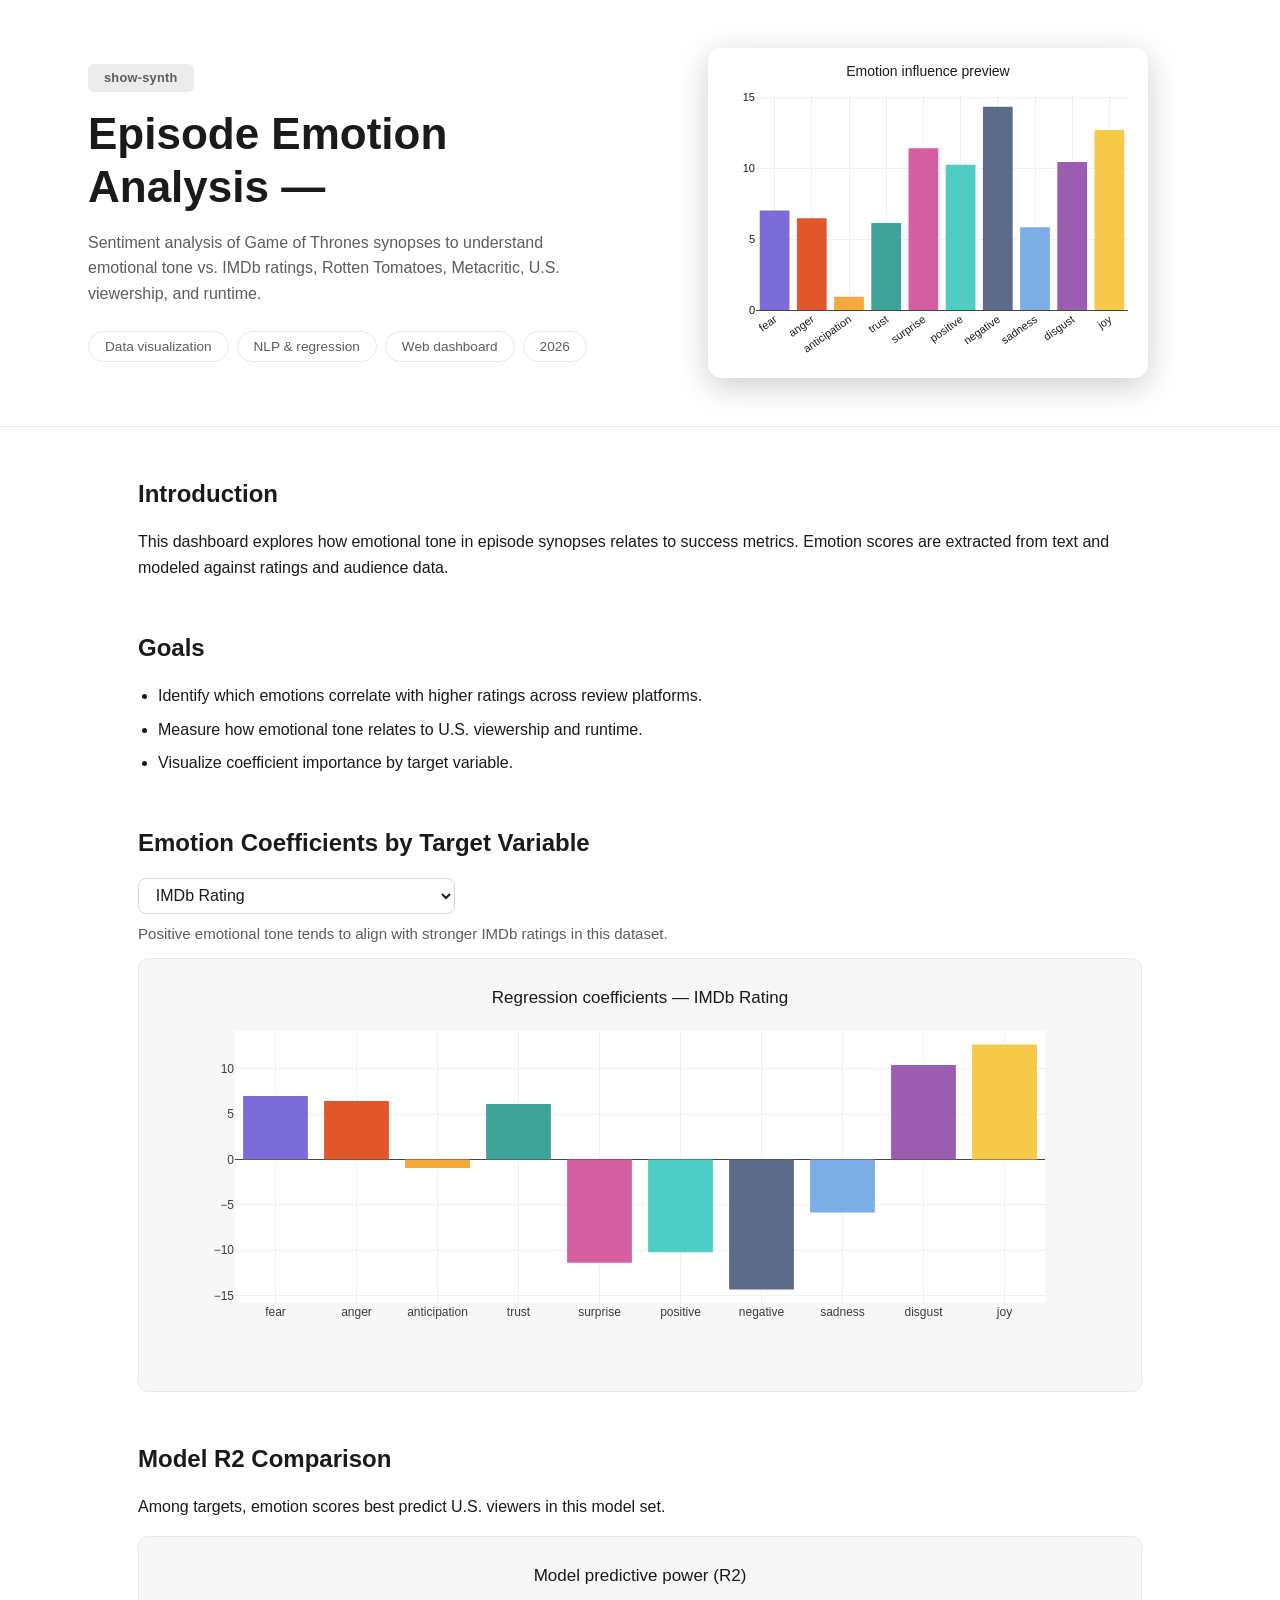
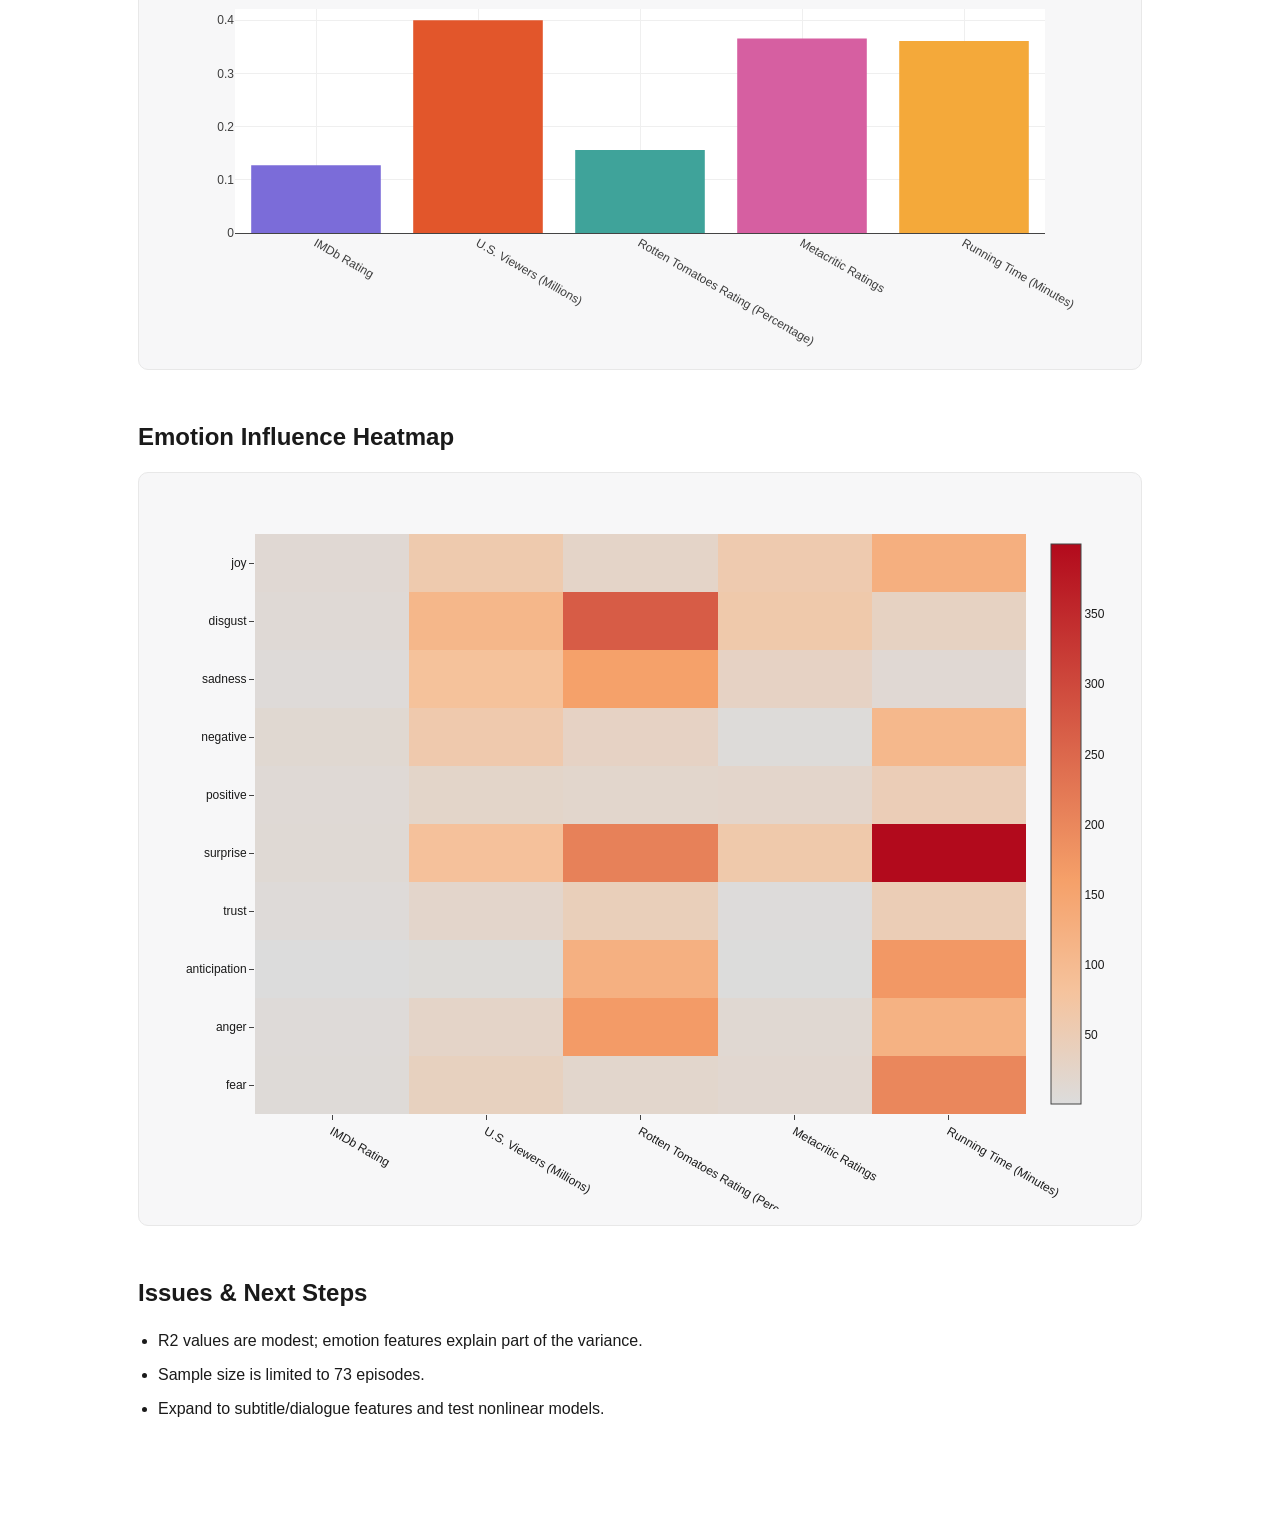
<file: case-studies/got-analysis/episode-emotion-analysis-case-study.html>
<!DOCTYPE html>
<html lang="en">
<head>
  <meta charset="UTF-8">
  <meta name="viewport" content="width=device-width, initial-scale=1.0">
  <title>Case Study — GOT Emotion Analysis</title>
  <link rel="stylesheet" href="../ads-analysis/styles.css">
  <style>
    .chart-card {
      background: #f7f7f8;
      border: 1px solid #e8e8e8;
      border-radius: 10px;
      padding: 1rem;
      margin-top: 0.75rem;
    }

    #target-dropdown {
      font-family: inherit;
      font-size: 1rem;
      padding: 0.45rem 0.8rem;
      border-radius: 8px;
      border: 1px solid #d8d8de;
      background: #ffffff;
      color: #1a1a1a;
      min-width: 260px;
      max-width: 100%;
      margin-bottom: 0.5rem;
    }

    #target-summary {
      margin: 0 0 0.75rem;
      color: #5c5c5c;
      font-size: 0.94rem;
    }

    #coef-chart,
    #r2-chart {
      min-height: 400px;
    }

    #heatmap-chart {
      min-height: 720px;
    }
  </style>
</head>
<body>
  <header class="hero">
    <div class="hero__inner">
      <div class="hero__content">
        <span class="hero__badge">show-synth</span>
        <h1 class="hero__title">
          <span class="hero__title-line">Episode Emotion Analysis —</span>
        </h1>
        <p class="hero__description">
          Sentiment analysis of Game of Thrones synopses to understand emotional tone vs. IMDb ratings,
          Rotten Tomatoes, Metacritic, U.S. viewership, and runtime.
        </p>
        <div class="hero__tags">
          <span class="hero__tag">Data visualization</span>
          <span class="hero__tag">NLP &amp; regression</span>
          <span class="hero__tag">Web dashboard</span>
          <span class="hero__tag">2026</span>
        </div>
      </div>
      <div class="hero__visual">
        <div class="hero__image-wrapper" style="aspect-ratio: 4 / 3; padding: 0.5rem;">
          <div id="hero-chart" style="width: 100%; height: 100%;"></div>
        </div>
      </div>
    </div>
  </header>

  <article class="case-study">
    <section class="case-study__section" id="introduction">
      <h2 class="section__title">Introduction</h2>
      <div class="section__content">
        <p>
          This dashboard explores how emotional tone in episode synopses relates to success metrics.
          Emotion scores are extracted from text and modeled against ratings and audience data.
        </p>
      </div>
    </section>

    <section class="case-study__section" id="goals">
      <h2 class="section__title">Goals</h2>
      <div class="section__content">
        <ul class="next-steps-list">
          <li>Identify which emotions correlate with higher ratings across review platforms.</li>
          <li>Measure how emotional tone relates to U.S. viewership and runtime.</li>
          <li>Visualize coefficient importance by target variable.</li>
        </ul>
      </div>
    </section>

    <section class="case-study__section" id="charts">
      <h2 class="section__title">Emotion Coefficients by Target Variable</h2>
      <div class="section__content">
        <select id="target-dropdown" aria-label="Target variable for coefficients">
          <option value="imdb">IMDb Rating</option>
          <option value="viewers">U.S. Viewers (Millions)</option>
          <option value="rotten">Rotten Tomatoes Rating (Percentage)</option>
          <option value="metacritic">Metacritic Ratings</option>
          <option value="runtime">Running Time (Minutes)</option>
        </select>
        <p id="target-summary"></p>
        <div class="chart-card">
          <div id="coef-chart"></div>
        </div>
      </div>
    </section>

    <section class="case-study__section" id="model-power">
      <h2 class="section__title">Model R2 Comparison</h2>
      <div class="section__content">
        <p>
          Among targets, emotion scores best predict U.S. viewers in this model set.
        </p>
        <div class="chart-card">
          <div id="r2-chart"></div>
        </div>
      </div>
    </section>

    <section class="case-study__section" id="heatmap">
      <h2 class="section__title">Emotion Influence Heatmap</h2>
      <div class="section__content">
        <div class="chart-card">
          <div id="heatmap-chart"></div>
        </div>
      </div>
    </section>

    <section class="case-study__section" id="issues-next">
      <h2 class="section__title">Issues &amp; Next Steps</h2>
      <div class="section__content">
        <ul class="next-steps-list">
          <li>R2 values are modest; emotion features explain part of the variance.</li>
          <li>Sample size is limited to 73 episodes.</li>
          <li>Expand to subtitle/dialogue features and test nonlinear models.</li>
        </ul>
      </div>
    </section>
  </article>

  <script src="https://cdn.plot.ly/plotly-2.27.0.min.js"></script>
  <script>
    document.addEventListener("DOMContentLoaded", function () {
      if (typeof Plotly === "undefined") return;

      var plotFont = "-apple-system, BlinkMacSystemFont, 'SF Pro Text', 'Helvetica Neue', Helvetica, Arial, sans-serif";
      var emotionCols = ["fear", "anger", "anticipation", "trust", "surprise", "positive", "negative", "sadness", "disgust", "joy"];
      var emotionColors = [
        "#7b6cd9",
        "#e2562b",
        "#f4a93a",
        "#3fa39a",
        "#d65fa1",
        "#4ecdc4",
        "#5d6b8a",
        "#7caee6",
        "#9c5db1",
        "#f7c948"
      ];
      var coefData = {
        imdb: [7.0188, 6.4699, -0.9309, 6.1385, -11.3985, -10.24, -14.3302, -5.8366, 10.4241, 12.6849],
        viewers: [37.3602, 25.8833, -5.4251, -22.1653, 84.5166, 24.4722, -60.6798, 83.754, -109.1599, -58.5561],
        rotten: [21.4722, -167.8732, 123.8662, 43.3958, -209.7301, 21.1811, 31.8347, -158.9945, 268.6355, 26.2122],
        metacritic: [-15.9487, 13.1679, 1.8348, 2.9287, -63.0039, -21.8573, -5.215, -31.6068, 62.3579, 57.3424],
        runtime: [201.0478, -119.8703, -172.592, -48.6022, 399.8176, -47.9757, -106.5079, -12.6972, 33.5819, -126.2021]
      };
      var targetLabels = {
        imdb: "IMDb Rating",
        viewers: "U.S. Viewers (Millions)",
        rotten: "Rotten Tomatoes Rating (Percentage)",
        metacritic: "Metacritic Ratings",
        runtime: "Running Time (Minutes)"
      };
      var summaries = {
        imdb: "Positive emotional tone tends to align with stronger IMDb ratings in this dataset.",
        viewers: "High-intensity emotional episodes correlate with larger audience counts.",
        rotten: "Critic-facing scores react strongly to emotional mix and tonal extremes.",
        metacritic: "Metacritic shifts with emotion balance, especially surprise and disgust.",
        runtime: "Longer episodes tend to correlate with fear/surprise-heavy synopsis language."
      };

      var r2Labels = ["IMDb Rating", "U.S. Viewers (Millions)", "Rotten Tomatoes Rating (Percentage)", "Metacritic Ratings", "Running Time (Minutes)"];
      var r2Values = [0.12722, 0.399981, 0.1559, 0.365818, 0.360754];
      var heatmapZ = [
        [7.0188, 37.3602, 21.4722, 15.9487, 201.0478],
        [6.4699, 25.8833, 167.8732, 13.1679, 119.8703],
        [0.9309, 5.4251, 123.8662, 1.8348, 172.592],
        [6.1385, 22.1653, 43.3958, 2.9287, 48.6022],
        [11.3985, 84.5166, 209.7301, 63.0039, 399.8176],
        [10.24, 24.4722, 21.1811, 21.8573, 47.9757],
        [14.3302, 60.6798, 31.8347, 5.215, 106.5079],
        [5.8366, 83.754, 158.9945, 31.6068, 12.6972],
        [10.4241, 109.1599, 268.6355, 62.3579, 33.5819],
        [12.6849, 58.5561, 26.2122, 57.3424, 126.2021]
      ];

      var r2Colors = ["#7b6cd9", "#e2562b", "#3fa39a", "#d65fa1", "#f4a93a"];
      Plotly.newPlot("r2-chart", [{ x: r2Labels, y: r2Values, type: "bar", marker: { color: r2Colors } }], {
        title: { text: "Model predictive power (R2)", font: { family: plotFont, color: "#1a1a1a" } },
        margin: { t: 56, b: 120 },
        height: 400,
        paper_bgcolor: "rgba(0,0,0,0)",
        plot_bgcolor: "#ffffff",
        font: { family: plotFont, color: "#1a1a1a" },
        xaxis: { gridcolor: "#efefef", tickfont: { color: "#3d3d3d" } },
        yaxis: { gridcolor: "#efefef", tickfont: { color: "#3d3d3d" } }
      }, { responsive: true });

      Plotly.newPlot("heatmap-chart", [{
        z: heatmapZ,
        x: r2Labels,
        y: emotionCols,
        type: "heatmap",
        colorscale: "YlOrBr",
        hovertemplate: "Target: %{x}<br>Emotion: %{y}<br>|coef|: %{z}<extra></extra>"
      }], {
        margin: { l: 100, r: 40, t: 45, b: 95 },
        paper_bgcolor: "rgba(0,0,0,0)",
        plot_bgcolor: "#ffffff",
        font: { family: plotFont, color: "#1a1a1a" }
      }, { responsive: true });

      function updateCoefChart(slug) {
        document.getElementById("target-summary").textContent = summaries[slug];
        Plotly.react("coef-chart", [{
          x: emotionCols,
          y: coefData[slug],
          type: "bar",
          marker: { color: emotionColors }
        }], {
          title: { text: "Regression coefficients — " + targetLabels[slug], font: { family: plotFont, color: "#1a1a1a" } },
          margin: { t: 56, b: 72 },
          height: 400,
          paper_bgcolor: "rgba(0,0,0,0)",
          plot_bgcolor: "#ffffff",
          font: { family: plotFont, color: "#1a1a1a" },
          xaxis: { gridcolor: "#efefef", tickfont: { color: "#3d3d3d" } },
          yaxis: { gridcolor: "#efefef", tickfont: { color: "#3d3d3d" } }
        }, { responsive: true });
      }

      document.getElementById("target-dropdown").addEventListener("change", function () {
        updateCoefChart(this.value);
      });

      updateCoefChart("imdb");

      Plotly.newPlot("hero-chart", [{
        x: emotionCols,
        y: coefData.imdb.map(function (v) { return Math.abs(v); }),
        type: "bar",
        marker: { color: emotionColors }
      }], {
        title: { text: "Emotion influence preview", font: { family: plotFont, color: "#1a1a1a", size: 14 } },
        margin: { t: 40, b: 60, l: 40, r: 12 },
        paper_bgcolor: "rgba(0,0,0,0)",
        plot_bgcolor: "#ffffff",
        font: { family: plotFont, color: "#1a1a1a", size: 11 },
        xaxis: { tickangle: -35, gridcolor: "#efefef" },
        yaxis: { gridcolor: "#efefef" }
      }, { responsive: true, displayModeBar: false });
    });
  </script>
</body>
</html>
</file>
<file: case-studies/hub.css>
/* Case studies hub — minimal grid + iOS-style segmented control */

:root {
  --hub-bg: #ffffff;
  --hub-text: #1a1a1a;
  --hub-muted: #6b6b6b;
  --hub-segment-bg: #e8e8ed;
  --hub-segment-pill: #ffffff;
  --hub-tile-bg: #fafafa;
  --font-body: -apple-system, BlinkMacSystemFont, "SF Pro Text", "Helvetica Neue", Helvetica, Arial, sans-serif;
  --font-segment: "Outfit", system-ui, sans-serif;
}

*,
*::before,
*::after {
  box-sizing: border-box;
}

body {
  margin: 0;
  min-height: 100vh;
  font-family: var(--font-body);
  font-size: 1rem;
  background: var(--hub-bg);
  color: var(--hub-text);
}

.hub {
  max-width: 42rem;
  margin: 0 auto;
  padding: clamp(3rem, 10vw, 5rem) clamp(1.25rem, 5vw, 2rem) 4rem;
}

.hub__segmented {
  display: flex;
  max-width: 17.5rem;
  margin: 0 auto;
  padding: 3px;
  background: var(--hub-segment-bg);
  border-radius: 10px;
  font-family: var(--font-segment);
  font-size: 0.8125rem;
  font-weight: 500;
  letter-spacing: 0.02em;
  gap: 0;
}

.hub__segmented button {
  flex: 1;
  margin: 0;
  padding: 0.5rem 0.65rem;
  border: none;
  border-radius: 8px;
  background: transparent;
  color: var(--hub-muted);
  font: inherit;
  cursor: pointer;
  transition: background 0.2s ease, color 0.2s ease, box-shadow 0.2s ease;
}

.hub__segmented button:hover {
  color: var(--hub-text);
}

.hub__segmented button[aria-selected="true"] {
  background: var(--hub-segment-pill);
  color: var(--hub-text);
  box-shadow:
    0 1px 3px rgba(0, 0, 0, 0.06),
    0 1px 1px rgba(0, 0, 0, 0.04);
}

.hub__segmented button:focus-visible {
  outline: 2px solid #1a1a1a;
  outline-offset: 2px;
}

.hub__grid {
  display: grid;
  grid-template-columns: repeat(3, 1fr);
  gap: clamp(2rem, 6vw, 3.5rem);
  margin-top: clamp(2.5rem, 8vw, 4rem);
  padding: 0;
}

.hub__tile {
  display: flex;
  flex-direction: column;
  align-items: center;
  gap: 1rem;
  text-decoration: none;
  color: inherit;
  transition: opacity 0.2s ease;
}

.hub__tile[hidden] {
  display: none;
}

.hub__tile:focus-visible {
  outline: 2px solid #1a1a1a;
  outline-offset: 4px;
  border-radius: 4px;
}

.hub__tile-img {
  width: 100%;
  aspect-ratio: 1;
  display: flex;
  align-items: center;
  justify-content: center;
  background: var(--hub-tile-bg);
  border-radius: 2px;
}

.hub__tile-img img {
  display: block;
  width: 82%;
  height: 82%;
  object-fit: contain;
}

.hub__label {
  font-size: 0.8125rem;
  font-weight: 400;
  letter-spacing: 0.03em;
  text-transform: lowercase;
  color: var(--hub-text);
}

@media (max-width: 520px) {
  .hub__grid {
    gap: 1.5rem 1rem;
  }

  .hub__label {
    font-size: 0.75rem;
  }
}
</file>
<file: case-studies/ads-analysis/styles.css>
/* Case study — Global ads performance dashboard */

:root {
  --color-bg: #ffffff;
  --color-surface: #ffffff;
  --color-text: #1a1a1a;
  --color-text-muted: #5c5c5c;
  --color-accent: #1a1a1a;
  --color-accent-light: #f2f2f2;
  --color-border: #e8e8e8;
  --color-hero-bg: #ffffff;
  --color-hero-badge: #ececec;
  --color-hero-gradient: linear-gradient(180deg, #f5f5f5 0%, #ebebeb 100%);
  --font: -apple-system, BlinkMacSystemFont, "SF Pro Text", "Helvetica Neue", Helvetica, Arial, sans-serif;
  --space-xs: 0.25rem;
  --space-sm: 0.5rem;
  --space-md: 1rem;
  --space-lg: 1.5rem;
  --space-xl: 2rem;
  --space-2xl: 3rem;
  --radius-sm: 6px;
  --radius-md: 10px;
  --radius-lg: 14px;
}

*,
*::before,
*::after {
  box-sizing: border-box;
}

body {
  margin: 0;
  min-height: 100vh;
  font-family: var(--font);
  font-size: 1rem;
  line-height: 1.6;
  color: var(--color-text);
  background: var(--color-bg);
}

.hero {
  background: var(--color-hero-bg);
  color: var(--color-text);
  border-bottom: 1px solid var(--color-border);
}

.hero__inner {
  max-width: min(1200px, 95vw);
  margin: 0 auto;
  padding: clamp(var(--space-xl), 5vw, var(--space-2xl));
  display: grid;
  grid-template-columns: 1fr 1fr;
  gap: var(--space-2xl);
  align-items: center;
}

.hero__badge {
  display: inline-block;
  padding: var(--space-xs) var(--space-md);
  background: var(--color-hero-badge);
  color: var(--color-text-muted);
  border-radius: var(--radius-sm);
  font-size: 0.8rem;
  font-weight: 600;
  letter-spacing: 0.02em;
  margin-bottom: var(--space-md);
}

.hero__title {
  font-family: var(--font);
  font-size: clamp(1.75rem, 3.5vw, 2.75rem);
  font-weight: 600;
  line-height: 1.2;
  margin: 0 0 var(--space-md);
}

.hero__title-line {
  display: block;
}

.hero__description {
  font-size: 1rem;
  line-height: 1.6;
  color: var(--color-text-muted);
  margin: 0 0 var(--space-lg);
  max-width: min(40rem, 100%);
}

.hero__tags {
  display: flex;
  flex-wrap: wrap;
  gap: var(--space-sm);
}

.hero__tag {
  padding: var(--space-xs) var(--space-md);
  border: 1px solid var(--color-border);
  border-radius: 999px;
  font-size: 0.85rem;
  color: var(--color-text-muted);
}

.hero__description a.hero__link {
  color: #4a4038;
  font-weight: 500;
  text-decoration: underline;
  text-underline-offset: 0.15em;
}

.hero__description a.hero__link:hover {
  color: #2d2620;
}

.hero__visual {
  display: flex;
  justify-content: center;
  align-items: center;
}

.hero__image-wrapper {
  width: 100%;
  max-width: 440px;
  border-radius: var(--radius-lg);
  overflow: hidden;
  background: #fff;
  box-shadow: 0 8px 32px rgba(0, 0, 0, 0.2);
}

.hero__image-wrapper img {
  display: block;
  width: 100%;
  height: auto;
  vertical-align: middle;
}

.chart-block img {
  display: block;
  width: 100%;
  max-width: 100%;
  height: auto;
  margin-top: var(--space-sm);
  border-radius: var(--radius-md);
  border: 1px solid var(--color-border);
}

.case-study {
  max-width: min(1100px, 95vw);
  margin: 0 auto;
  padding: var(--space-2xl) clamp(var(--space-lg), 4vw, var(--space-2xl));
  background: var(--color-surface);
  border-radius: 0;
  box-shadow: none;
  margin-top: 0;
  position: relative;
  z-index: 1;
}

.case-study__section {
  margin-bottom: clamp(var(--space-xl), 4vw, var(--space-2xl));
}

.section__title {
  font-family: var(--font);
  font-size: clamp(1.2rem, 2.5vw, 1.5rem);
  font-weight: 600;
  margin: 0 0 var(--space-md);
  color: var(--color-accent);
}

.section__content {
  color: var(--color-text);
}

.section__content p {
  margin: 0 0 var(--space-md);
}

.section__content p:last-child {
  margin-bottom: 0;
}

.section__content code {
  font-family: ui-monospace, monospace;
  font-size: 0.9em;
  background: #f3f4f6;
  padding: 0.12rem 0.35rem;
  border-radius: 4px;
}

.next-steps-list code,
.notebook-list code {
  font-family: ui-monospace, monospace;
  font-size: 0.88em;
  background: #f3f4f6;
  padding: 0.08rem 0.28rem;
  border-radius: 4px;
}

.notebook-list {
  margin: 0.5rem 0 0;
  padding-left: 1.25rem;
}

.notebook-list li {
  margin-bottom: 0.35rem;
}

.chart-block {
  margin-bottom: var(--space-lg);
  padding-bottom: var(--space-lg);
  border-bottom: 1px solid var(--color-border);
}

.chart-block:last-child {
  margin-bottom: 0;
  padding-bottom: 0;
  border-bottom: none;
}

.chart-block h3 {
  font-size: 1.05rem;
  font-weight: 600;
  margin: 0 0 var(--space-sm);
  color: var(--color-text);
}

.chart-block p {
  margin: 0 0 var(--space-sm);
  color: var(--color-text-muted);
  font-size: 0.98rem;
}

.chart-block p:last-child {
  margin-bottom: 0;
}

.next-steps-list {
  margin: 0;
  padding-left: 1.25rem;
}

.next-steps-list li {
  margin-bottom: var(--space-sm);
}

.next-steps-list li:last-child {
  margin-bottom: 0;
}

@media (max-width: 900px) {
  .hero__inner {
    grid-template-columns: 1fr;
    text-align: center;
  }

  .hero__description {
    max-width: none;
    margin-left: auto;
    margin-right: auto;
  }

  .hero__tags {
    justify-content: center;
  }
}

@media (max-width: 600px) {
  .hero__inner {
    padding: var(--space-lg);
  }

  .case-study {
    padding: var(--space-lg);
    max-width: 100%;
    margin-left: 0;
    margin-right: 0;
    border-radius: 0;
  }
}
</file>
<file: case-studies/case-nav.css>
@import url("https://fonts.googleapis.com/css2?family=DM+Sans:wght@400;500;600;700&display=swap");

body {
  background: #f7f5f1;
  font-family: "DM Sans", -apple-system, BlinkMacSystemFont, "Helvetica Neue", Arial, sans-serif;
}

.case-back-button {
  position: fixed;
  top: 0.95rem;
  left: 0.95rem;
  z-index: 120;
  display: inline-flex;
  align-items: center;
  justify-content: center;
  width: 2rem;
  height: 2rem;
  color: #111111;
  text-decoration: none;
  font-size: 1.35rem;
  font-weight: 600;
  line-height: 1;
}

@media (max-width: 900px) {
  .case-back-button {
    top: 0.7rem;
    left: 0.7rem;
    width: 1.8rem;
    height: 1.8rem;
    font-size: 1.2rem;
  }
}
</file>
<file: case-studies/case-study-overlay/styles.css>
/* Case Study ContextLayer AI - Styles */

:root {
  --color-bg: #ffffff;
  --color-surface: #ffffff;
  --color-text: #1a1a1a;
  --color-text-muted: #5c5c5c;
  --color-accent: #1a1a1a;
  --color-accent-light: #f2f2f2;
  --color-border: #e8e8e8;
  --color-hero-bg: #ffffff;
  --color-hero-badge: #ececec;
  --color-hero-gradient: linear-gradient(180deg, #f5f5f5 0%, #ebebeb 100%);
  --font: -apple-system, BlinkMacSystemFont, "SF Pro Text", "Helvetica Neue", Helvetica, Arial, sans-serif;
  --space-xs: 0.25rem;
  --space-sm: 0.5rem;
  --space-md: 1rem;
  --space-lg: 1.5rem;
  --space-xl: 2rem;
  --space-2xl: 3rem;
  --radius-sm: 6px;
  --radius-md: 10px;
  --radius-lg: 14px;
}

*,
*::before,
*::after {
  box-sizing: border-box;
}

body {
  margin: 0;
  min-height: 100vh;
  font-family: var(--font);
  font-size: 1rem;
  line-height: 1.6;
  color: var(--color-text);
  background: var(--color-bg);
}

/* Hero Header */
.hero {
  background: var(--color-hero-bg);
  color: var(--color-text);
  border-bottom: 1px solid var(--color-border);
}

.hero__inner {
  max-width: min(1200px, 95vw);
  margin: 0 auto;
  padding: clamp(var(--space-xl), 5vw, var(--space-2xl));
  display: grid;
  grid-template-columns: 1fr 1fr;
  gap: var(--space-2xl);
  align-items: center;
}

.hero__badge {
  display: inline-block;
  padding: var(--space-xs) var(--space-md);
  background: var(--color-hero-badge);
  color: var(--color-text-muted);
  border-radius: var(--radius-sm);
  font-size: 0.8rem;
  font-weight: 600;
  letter-spacing: 0.02em;
  margin-bottom: var(--space-md);
}

.hero__title {
  font-family: var(--font);
  font-size: clamp(1.75rem, 3.5vw, 2.75rem);
  font-weight: 600;
  line-height: 1.2;
  margin: 0 0 var(--space-md);
}

.hero__title-line {
  display: block;
}

.hero__description {
  font-size: 1rem;
  line-height: 1.6;
  color: var(--color-text-muted);
  margin: 0 0 var(--space-lg);
  max-width: 32ch;
}

.hero__tags {
  display: flex;
  flex-wrap: wrap;
  gap: var(--space-sm);
}

.hero__tag {
  padding: var(--space-xs) var(--space-md);
  border: 1px solid var(--color-border);
  border-radius: 999px;
  font-size: 0.85rem;
  color: var(--color-text-muted);
}

.hero__cta-wrap {
  margin: var(--space-xl) 0 0;
}

.hero__cta {
  display: inline-flex;
  align-items: center;
  justify-content: center;
  gap: 0.35rem;
  padding: 0.75rem 1.35rem;
  background: var(--color-accent);
  border: 2px solid transparent;
  border-radius: var(--radius-md);
  color: #fff;
  font-weight: 600;
  font-size: 1rem;
  text-decoration: none;
  box-shadow: 0 2px 12px rgba(0, 0, 0, 0.12);
  cursor: pointer;
  transition: background 0.2s ease, box-shadow 0.2s ease, transform 0.15s ease;
}

.hero__cta-arrow {
  font-weight: 700;
  text-decoration: none;
}

.hero__cta:hover {
  background: #333333;
  text-decoration: underline;
  text-underline-offset: 0.15em;
  box-shadow: 0 4px 16px rgba(0, 0, 0, 0.14);
  transform: translateY(-1px);
}

.hero__cta:focus-visible {
  background: #333333;
  box-shadow: 0 4px 16px rgba(0, 0, 0, 0.14);
  outline: 2px solid var(--color-text);
  outline-offset: 3px;
}

.hero__visual {
  display: flex;
  justify-content: center;
  align-items: center;
}

.hero__image-wrapper {
  position: relative;
  width: 100%;
  max-width: 400px;
  aspect-ratio: 4 / 3;
  border-radius: var(--radius-lg);
  overflow: hidden;
  background: var(--color-hero-gradient);
}

.hero__image-wrapper img {
  width: 100%;
  height: 100%;
  object-fit: cover;
}

.hero__image-placeholder {
  position: absolute;
  inset: 0;
  display: flex;
  align-items: center;
  justify-content: center;
  font-size: 0.9rem;
  color: var(--color-text-muted);
}

.hero__image-wrapper img ~ .hero__image-placeholder {
  display: none;
}

/* Main Content */
.case-study {
  max-width: min(1100px, 95vw);
  margin: 0 auto;
  padding: var(--space-2xl) clamp(var(--space-lg), 4vw, var(--space-2xl));
  background: var(--color-surface);
  border-radius: 0;
  box-shadow: none;
  margin-top: 0;
  position: relative;
  z-index: 1;
}

.case-study__section {
  margin-bottom: clamp(var(--space-xl), 4vw, var(--space-2xl));
}

.section__title {
  font-family: var(--font);
  font-size: clamp(1.2rem, 2.5vw, 1.5rem);
  font-weight: 600;
  margin: 0 0 var(--space-md);
  color: var(--color-accent);
}

.section__content {
  color: var(--color-text);
}

.section__content p {
  margin: 0 0 var(--space-md);
}

.section__content p:last-child {
  margin-bottom: 0;
}

/* Technical Challenges */
.challenges-list {
  margin: 0;
  padding-left: 1.25rem;
}

.challenges-list li {
  margin-bottom: var(--space-sm);
}

.challenges-list li:last-child {
  margin-bottom: 0;
}

/* Features Table */
.table-wrapper {
  overflow-x: auto;
  border-radius: var(--radius-md);
  border: 1px solid var(--color-border);
}

.features-table {
  width: 100%;
  border-collapse: collapse;
  font-size: 0.95rem;
}

.features-table th,
.features-table td {
  padding: var(--space-md) var(--space-lg);
  text-align: left;
  border-bottom: 1px solid var(--color-border);
}

.features-table th {
  background: var(--color-accent-light);
  color: var(--color-text);
  font-weight: 600;
}

.features-table tbody tr:last-child td {
  border-bottom: none;
}

.features-table tbody tr:hover {
  background: var(--color-accent-light);
}

/* Next Steps */
.next-steps-list {
  margin: 0;
  padding-left: 1.25rem;
}

.next-steps-list li {
  margin-bottom: var(--space-sm);
}

.next-steps-list li:last-child {
  margin-bottom: 0;
}

/* Footer */
.case-study__footer {
  margin-top: var(--space-2xl);
  padding-top: var(--space-xl);
  border-top: 1px solid var(--color-border);
  text-align: center;
  font-size: 0.85rem;
  color: var(--color-text-muted);
}

/* Responsive */
@media (max-width: 900px) {
  .hero__inner {
    grid-template-columns: 1fr;
    text-align: center;
  }

  .hero__description {
    max-width: none;
    margin-left: auto;
    margin-right: auto;
  }

  .hero__tags {
    justify-content: center;
  }
}

@media (max-width: 600px) {
  .hero__inner {
    padding: var(--space-lg);
  }

  .case-study {
    padding: var(--space-lg);
    max-width: 100%;
    margin-left: 0;
    margin-right: 0;
    border-radius: 0;
  }

  .persona__image {
    max-width: 140px;
    margin-left: auto;
    margin-right: auto;
  }

  .features-table th,
  .features-table td {
    padding: var(--space-sm) var(--space-md);
    font-size: 0.9rem;
  }

  .table-wrapper {
    margin: 0 calc(-1 * var(--space-md));
    border-radius: 0;
    border-left: none;
    border-right: none;
  }
}
</file>
<file: case-studies/green-guard/styles.css>
:root {
  --bg: #ffffff;
  --text: #1d1d1f;
  --muted: #5f6368;
  --line: #e6e8eb;
  --surface: #f6f8f6;
  --accent: #4e7a1f;
  --font: -apple-system, BlinkMacSystemFont, "SF Pro Text", "Helvetica Neue", Helvetica, Arial, sans-serif;
}

*,
*::before,
*::after {
  box-sizing: border-box;
}

body {
  margin: 0;
  font-family: var(--font);
  color: var(--text);
  background: var(--bg);
  line-height: 1.65;
}

.hero {
  border-bottom: 1px solid var(--line);
  background: #fbfcfa;
}

.hero__inner {
  max-width: min(1240px, 95vw);
  margin: 0 auto;
  padding: clamp(2rem, 5vw, 3.5rem);
  display: grid;
  grid-template-columns: minmax(260px, 1fr) minmax(280px, 1.15fr);
  gap: clamp(1.4rem, 4vw, 3rem);
  align-items: center;
}

.hero__badge {
  display: inline-block;
  margin-bottom: 0.9rem;
  padding: 0.25rem 0.75rem;
  border-radius: 999px;
  background: #e7efdc;
  color: #44661d;
  font-size: 0.8rem;
  font-weight: 600;
  letter-spacing: 0.03em;
}

.hero__title {
  margin: 0 0 0.85rem;
  font-size: clamp(1.9rem, 4vw, 3rem);
  line-height: 1.12;
  letter-spacing: -0.025em;
}

.hero__description {
  margin: 0;
  max-width: 36ch;
  color: var(--muted);
}

.hero__tags {
  margin-top: 1.2rem;
  display: flex;
  flex-wrap: wrap;
  gap: 0.5rem;
}

.hero__tag {
  border: 1px solid #d4dfc8;
  background: #ffffff;
  color: #45631f;
  border-radius: 999px;
  padding: 0.3rem 0.75rem;
  font-size: 0.83rem;
}

.hero__image-wrapper {
  margin: 0;
  background: #edf4e3;
  border: 1px solid #d9e2ce;
  border-radius: 16px;
  overflow: hidden;
  box-shadow: 0 14px 34px rgba(47, 77, 16, 0.12);
}

.hero__image-wrapper img {
  width: 100%;
  height: auto;
  display: block;
}

.case-study {
  max-width: min(1240px, 94vw);
  margin: 0 auto;
  padding: clamp(2.8rem, 7vw, 5rem) clamp(1.1rem, 3.5vw, 2.6rem) 8rem;
}

.case-study__section {
  margin-bottom: clamp(2.6rem, 7vw, 4.6rem);
  max-width: 72ch;
}

.section__title {
  margin: 0 0 0.65rem;
  font-size: clamp(1.3rem, 2.8vw, 1.8rem);
  color: var(--accent);
}

.case-study__section p {
  margin: 0 0 1rem;
}

.case-study__section p:last-child {
  margin-bottom: 0;
}

.case-study__media {
  margin: clamp(1.9rem, 5vw, 3rem) 0 clamp(3rem, 8vw, 5.4rem);
}

.case-study__section--continuation {
  margin-top: -0.8rem;
}

.media-card {
  margin: 0;
  border: 1px solid var(--line);
  border-radius: 16px;
  overflow: hidden;
  background: var(--surface);
  box-shadow: 0 10px 26px rgba(37, 60, 16, 0.08);
}

.media-card img {
  display: block;
  width: 100%;
  height: auto;
}

.case-study__media--split {
  display: grid;
  grid-template-columns: 1fr 1fr;
  gap: clamp(1rem, 3vw, 1.75rem);
  align-items: start;
}

.case-study__media--split .media-card {
  aspect-ratio: 16 / 10;
}

.case-study__media--split .media-card img {
  width: 100%;
  height: 100%;
  object-fit: cover;
}

.case-study__media--stack {
  display: grid;
  gap: clamp(1rem, 3vw, 1.75rem);
}

@media (max-width: 860px) {
  .hero__inner {
    grid-template-columns: 1fr;
  }

  .hero__description {
    max-width: none;
  }

  .case-study__media--split {
    grid-template-columns: 1fr;
  }
}
</file>
<file: case-studies/starter-garden/styles.css>
/* Case Study — Starter Garden (shared layout with case-study-overlay) */

:root {
  --color-bg: #ffffff;
  --color-surface: #ffffff;
  --color-text: #1a1a1a;
  --color-text-muted: #5c5c5c;
  --color-accent: #1a1a1a;
  --color-accent-light: #f2f2f2;
  --color-border: #e8e8e8;
  --color-hero-bg: #ffffff;
  --color-hero-badge: #ececec;
  --color-hero-gradient: linear-gradient(180deg, #f5f5f5 0%, #ebebeb 100%);
  --font: -apple-system, BlinkMacSystemFont, "SF Pro Text", "Helvetica Neue", Helvetica, Arial, sans-serif;
  --space-xs: 0.25rem;
  --space-sm: 0.5rem;
  --space-md: 1rem;
  --space-lg: 1.5rem;
  --space-xl: 2rem;
  --space-2xl: 3rem;
  --radius-sm: 6px;
  --radius-md: 10px;
  --radius-lg: 14px;
}

*,
*::before,
*::after {
  box-sizing: border-box;
}

body {
  margin: 0;
  min-height: 100vh;
  font-family: var(--font);
  font-size: 1rem;
  line-height: 1.6;
  color: var(--color-text);
  background: var(--color-bg);
}

/* Hero Header */
.hero {
  background: var(--color-hero-bg);
  color: var(--color-text);
  border-bottom: 1px solid var(--color-border);
}

.hero__inner {
  max-width: min(1200px, 95vw);
  margin: 0 auto;
  padding: clamp(var(--space-xl), 5vw, var(--space-2xl));
  display: grid;
  grid-template-columns: 1fr 1fr;
  gap: var(--space-2xl);
  align-items: center;
}

.hero__badge {
  display: inline-block;
  padding: var(--space-xs) var(--space-md);
  background: var(--color-hero-badge);
  color: var(--color-text-muted);
  border-radius: var(--radius-sm);
  font-size: 0.8rem;
  font-weight: 600;
  letter-spacing: 0.02em;
  margin-bottom: var(--space-md);
}

.hero__title {
  font-family: var(--font);
  font-size: clamp(1.75rem, 3.5vw, 2.75rem);
  font-weight: 600;
  line-height: 1.2;
  margin: 0 0 var(--space-md);
}

.hero__title-line {
  display: block;
}

.hero__description {
  font-size: 1rem;
  line-height: 1.6;
  color: var(--color-text-muted);
  margin: 0 0 var(--space-lg);
  max-width: 32ch;
}

.hero__tags {
  display: flex;
  flex-wrap: wrap;
  gap: var(--space-sm);
}

.hero__tag {
  padding: var(--space-xs) var(--space-md);
  border: 1px solid var(--color-border);
  border-radius: 999px;
  font-size: 0.85rem;
  color: var(--color-text-muted);
}

.hero__image-link {
  display: block;
  text-decoration: none;
  border-radius: var(--radius-lg);
  max-width: 400px;
  width: 100%;
  margin-left: auto;
  margin-right: auto;
}

.hero__image-link:focus-visible {
  outline: 2px solid var(--color-text);
  outline-offset: 4px;
}

.hero__image-link .hero__image-wrapper {
  margin-left: auto;
  margin-right: auto;
}

.hero__visual {
  display: flex;
  justify-content: center;
  align-items: center;
}

.hero__image-wrapper {
  position: relative;
  width: 100%;
  max-width: 400px;
  aspect-ratio: 4 / 3;
  border-radius: var(--radius-lg);
  overflow: hidden;
  background: var(--color-hero-gradient);
}

.hero__image-wrapper img {
  width: 100%;
  height: 100%;
  object-fit: cover;
}

.hero__image-placeholder {
  position: absolute;
  inset: 0;
  display: flex;
  align-items: center;
  justify-content: center;
  font-size: 0.9rem;
  color: var(--color-text-muted);
}

.hero__image-wrapper img ~ .hero__image-placeholder {
  display: none;
}

/* Main Content */
.case-study {
  max-width: min(1100px, 95vw);
  margin: 0 auto;
  padding: var(--space-2xl) clamp(var(--space-lg), 4vw, var(--space-2xl));
  background: var(--color-surface);
  border-radius: 0;
  box-shadow: none;
  margin-top: 0;
  position: relative;
  z-index: 1;
}

.case-study__section {
  margin-bottom: clamp(var(--space-xl), 4vw, var(--space-2xl));
}

.section__title {
  font-family: var(--font);
  font-size: clamp(1.2rem, 2.5vw, 1.5rem);
  font-weight: 600;
  margin: 0 0 var(--space-md);
  color: var(--color-accent);
}

.section__content {
  color: var(--color-text);
}

.section__content p {
  margin: 0 0 var(--space-md);
}

.section__content p:last-child {
  margin-bottom: 0;
}

.section__content code {
  font-family: ui-monospace, monospace;
  font-size: 0.9em;
  background: #f3f4f6;
  padding: 0.12rem 0.35rem;
  border-radius: 4px;
}

.features-table code {
  font-family: ui-monospace, monospace;
  font-size: 0.88em;
  background: #f3f4f6;
  padding: 0.1rem 0.3rem;
  border-radius: 4px;
}

.challenges-list code,
.next-steps-list code {
  font-family: ui-monospace, monospace;
  font-size: 0.88em;
  background: #f3f4f6;
  padding: 0.08rem 0.28rem;
  border-radius: 4px;
}

/* Technical Challenges */
.challenges-list {
  margin: 0;
  padding-left: 1.25rem;
}

.challenges-list li {
  margin-bottom: var(--space-sm);
}

.challenges-list li:last-child {
  margin-bottom: 0;
}

/* Features Table */
.table-wrapper {
  overflow-x: auto;
  border-radius: var(--radius-md);
  border: 1px solid var(--color-border);
}

.features-table {
  width: 100%;
  border-collapse: collapse;
  font-size: 0.95rem;
}

.features-table th,
.features-table td {
  padding: var(--space-md) var(--space-lg);
  text-align: left;
  border-bottom: 1px solid var(--color-border);
}

.features-table th {
  background: var(--color-accent-light);
  color: var(--color-text);
  font-weight: 600;
}

.features-table tbody tr:last-child td {
  border-bottom: none;
}

.features-table tbody tr:hover {
  background: var(--color-accent-light);
}

/* Next Steps */
.next-steps-list {
  margin: 0;
  padding-left: 1.25rem;
}

.next-steps-list li {
  margin-bottom: var(--space-sm);
}

.next-steps-list li:last-child {
  margin-bottom: 0;
}

/* Footer */
.case-study__footer {
  margin-top: var(--space-2xl);
  padding-top: var(--space-xl);
  border-top: 1px solid var(--color-border);
  text-align: center;
  font-size: 0.85rem;
  color: var(--color-text-muted);
}

/* Responsive */
@media (max-width: 900px) {
  .hero__inner {
    grid-template-columns: 1fr;
    text-align: center;
  }

  .hero__description {
    max-width: none;
    margin-left: auto;
    margin-right: auto;
  }

  .hero__tags {
    justify-content: center;
  }
}

@media (max-width: 600px) {
  .hero__inner {
    padding: var(--space-lg);
  }

  .case-study {
    padding: var(--space-lg);
    max-width: 100%;
    margin-left: 0;
    margin-right: 0;
    border-radius: 0;
  }

  .persona__image {
    max-width: 140px;
    margin-left: auto;
    margin-right: auto;
  }

  .features-table th,
  .features-table td {
    padding: var(--space-sm) var(--space-md);
    font-size: 0.9rem;
  }

  .table-wrapper {
    margin: 0 calc(-1 * var(--space-md));
    border-radius: 0;
    border-left: none;
    border-right: none;
  }
}
</file>
<file: case-studies/case-study-overlay/ContextLayer/styles.css>
@import url('https://fonts.googleapis.com/css2?family=DM+Sans:ital,opsz,wght@0,9..40,400;0,9..40,500;0,9..40,600;0,9..40,700&display=swap');

:root {
  --bg-primary: #fafafa;
  --bg-secondary: #ffffff;
  --bg-tertiary: #f5f5f5;
  --bg-hover: #eeeeee;
  --text-primary: #1a1a1a;
  --text-secondary: #5f6368;
  --text-muted: #80868b;
  --accent: #1a73e8;
  --accent-hover: #1765cc;
  --accent-muted: rgba(26, 115, 232, 0.08);
  --border: #dadce0;
  --user-msg: #e8f0fe;
  --circle-stroke: #dc3545;
  --success: #1e8e3e;
  --error: #d93025;
  --radius: 12px;
  --radius-sm: 8px;
}

* {
  box-sizing: border-box;
  margin: 0;
  padding: 0;
}

body {
  font-family: 'DM Sans', -apple-system, BlinkMacSystemFont, sans-serif;
  background: var(--bg-primary);
  color: var(--text-primary);
  min-height: 100vh;
  overflow: hidden;
}

.app {
  display: flex;
  height: 100vh;
}

/* Sidebar */
.sidebar {
  width: 260px;
  background: var(--bg-secondary);
  border-right: 1px solid var(--border);
  display: flex;
  flex-direction: column;
  flex-shrink: 0;
}

.sidebar-header {
  padding: 20px;
  border-bottom: 1px solid var(--border);
}

.logo {
  font-size: 1.25rem;
  font-weight: 700;
  letter-spacing: -0.02em;
  color: var(--text-primary);
}

.tagline {
  font-size: 0.8rem;
  color: var(--text-muted);
  margin-top: 4px;
}

.new-chat-btn {
  margin: 12px 16px;
  padding: 10px 16px;
  background: var(--accent);
  color: white;
  border: none;
  border-radius: var(--radius-sm);
  font-family: inherit;
  font-size: 0.9rem;
  font-weight: 500;
  cursor: pointer;
  display: flex;
  align-items: center;
  gap: 8px;
  transition: background 0.2s;
}

.new-chat-btn:hover {
  background: var(--accent-hover);
}

.new-chat-btn .icon {
  font-size: 1.1rem;
}

.chat-history {
  flex: 1;
  overflow-y: auto;
  padding: 8px;
}

.sidebar-footer {
  padding: 16px;
  border-top: 1px solid var(--border);
}

.settings-btn {
  width: 100%;
  padding: 8px 12px;
  background: transparent;
  color: var(--text-secondary);
  border: 1px solid var(--border);
  border-radius: var(--radius-sm);
  font-family: inherit;
  font-size: 0.85rem;
  cursor: pointer;
  transition: all 0.2s;
}

.settings-btn:hover {
  background: var(--bg-hover);
  color: var(--text-primary);
}

/* Main content */
.main-content {
  flex: 1;
  display: flex;
  flex-direction: column;
  min-width: 0;
}

.chat-header {
  padding: 16px 24px;
  border-bottom: 1px solid var(--border);
}

.chat-header h2 {
  font-size: 1rem;
  font-weight: 500;
  color: var(--text-secondary);
}

.chat-area {
  flex: 1;
  display: flex;
  flex-direction: column;
  min-height: 0;
}

/* Messages + inline image */
.messages {
  flex: 1;
  overflow-y: auto;
  padding: 24px;
  display: flex;
  flex-direction: column;
  gap: 20px;
}

.upload-zone {
  flex: 1;
  min-height: 240px;
  border: 2px dashed var(--border);
  border-radius: var(--radius);
  display: flex;
  align-items: center;
  justify-content: center;
  cursor: pointer;
  transition: all 0.2s;
  background: var(--bg-secondary);
}

.upload-zone:hover {
  border-color: var(--accent);
  background: var(--accent-muted);
}

.upload-zone.dragover {
  border-color: var(--accent);
  background: var(--accent-muted);
}

.upload-content {
  text-align: center;
  color: var(--text-secondary);
}

.upload-icon {
  font-size: 2.5rem;
  margin-bottom: 8px;
  opacity: 0.8;
}

.upload-content p {
  font-size: 1rem;
}

.upload-hint {
  font-size: 0.85rem;
  color: var(--text-muted);
  margin-top: 4px;
}

/* Image message - stays in chat like Gemini */
.image-message {
  align-self: flex-start;
  max-width: 100%;
}

.image-message-content {
  display: flex;
  flex-direction: column;
  gap: 12px;
}

.image-controls {
  display: flex;
  gap: 8px;
}

.export-btn,
.clear-circles-btn {
  padding: 6px 12px;
  font-size: 0.8rem;
  font-family: inherit;
  border-radius: var(--radius-sm);
  cursor: pointer;
  border: 1px solid var(--border);
  background: var(--bg-secondary);
  color: var(--text-secondary);
}

.export-btn:hover,
.clear-circles-btn:hover {
  background: var(--bg-hover);
  color: var(--text-primary);
}

.export-btn {
  background: var(--accent);
  color: white;
  border-color: var(--accent);
}

.export-btn:hover {
  background: var(--accent-hover);
}

.image-wrapper {
  position: relative;
  max-width: 600px;
  max-height: 400px;
  border-radius: var(--radius);
  overflow: hidden;
  cursor: crosshair;
  box-shadow: 0 1px 3px rgba(0, 0, 0, 0.08);
}

.image-wrapper img {
  display: block;
  max-width: 100%;
  max-height: 400px;
  object-fit: contain;
  vertical-align: bottom;
}

.image-wrapper canvas {
  position: absolute;
  top: 0;
  left: 0;
  pointer-events: none;
}

/* Chat messages */
.message {
  display: flex;
  gap: 12px;
  max-width: 100%;
}

.message.user {
  flex-direction: row-reverse;
}

.message-avatar {
  width: 32px;
  height: 32px;
  border-radius: 50%;
  flex-shrink: 0;
  display: flex;
  align-items: center;
  justify-content: center;
  font-size: 0.8rem;
}

.message.user .message-avatar {
  background: var(--accent);
  color: white;
}

.message.assistant .message-avatar {
  background: var(--bg-tertiary);
  color: var(--text-secondary);
}

.message-content {
  flex: 1;
  min-width: 0;
}

.message-text {
  font-size: 0.95rem;
  line-height: 1.6;
  color: var(--text-primary);
  white-space: pre-wrap;
  word-break: break-word;
}

.message.user .message-text {
  background: var(--user-msg);
  padding: 12px 16px;
  border-radius: var(--radius);
}

.message.error .message-text {
  color: var(--error);
}

/* Input area */
.input-area {
  padding: 16px 24px 24px;
  border-top: 1px solid var(--border);
}

.input-wrapper {
  display: flex;
  align-items: flex-end;
  gap: 12px;
  background: var(--bg-secondary);
  border: 1px solid var(--border);
  border-radius: var(--radius);
  padding: 12px 16px;
  max-width: 720px;
  margin: 0 auto;
  transition: border-color 0.2s;
}

.input-wrapper:focus-within {
  border-color: var(--accent);
  outline: 2px solid var(--accent-muted);
}

.attach-btn {
  width: 40px;
  height: 40px;
  border-radius: var(--radius-sm);
  background: transparent;
  color: var(--text-secondary);
  border: none;
  cursor: pointer;
  display: flex;
  align-items: center;
  justify-content: center;
  flex-shrink: 0;
}

.attach-btn:hover {
  color: var(--accent);
  background: var(--accent-muted);
}

.attach-btn svg {
  width: 20px;
  height: 20px;
}

.input-area textarea {
  flex: 1;
  background: none;
  border: none;
  color: var(--text-primary);
  font-family: inherit;
  font-size: 0.95rem;
  resize: none;
  min-height: 24px;
  max-height: 120px;
}

.input-area textarea::placeholder {
  color: var(--text-muted);
}

.input-area textarea:focus {
  outline: none;
}

.send-btn {
  width: 40px;
  height: 40px;
  border-radius: var(--radius-sm);
  background: var(--accent);
  color: white;
  border: none;
  cursor: pointer;
  display: flex;
  align-items: center;
  justify-content: center;
  flex-shrink: 0;
  transition: all 0.2s;
}

.send-btn:hover:not(:disabled) {
  background: var(--accent-hover);
  transform: scale(1.05);
}

.send-btn:disabled {
  background: var(--bg-tertiary);
  color: var(--text-muted);
  cursor: not-allowed;
}

.send-btn svg {
  width: 18px;
  height: 18px;
}

/* Modal */
.modal {
  position: fixed;
  inset: 0;
  background: rgba(0, 0, 0, 0.4);
  display: none;
  align-items: center;
  justify-content: center;
  z-index: 100;
  backdrop-filter: blur(4px);
}

.modal.visible {
  display: flex;
}

.modal-content {
  background: var(--bg-secondary);
  border: 1px solid var(--border);
  border-radius: var(--radius);
  padding: 24px;
  width: 90%;
  max-width: 420px;
  box-shadow: 0 4px 24px rgba(0, 0, 0, 0.12);
}

.modal-content h3 {
  font-size: 1.1rem;
  margin-bottom: 8px;
}

.modal-desc {
  font-size: 0.9rem;
  color: var(--text-secondary);
  margin-bottom: 20px;
}

.modal-desc a {
  color: var(--accent);
  text-decoration: none;
}

.modal-desc a:hover {
  text-decoration: underline;
}

.form-group {
  margin-bottom: 20px;
}

.form-group label {
  display: block;
  font-size: 0.85rem;
  font-weight: 500;
  margin-bottom: 8px;
  color: var(--text-secondary);
}

.form-group input {
  width: 100%;
  padding: 10px 14px;
  background: var(--bg-primary);
  border: 1px solid var(--border);
  border-radius: var(--radius-sm);
  color: var(--text-primary);
  font-family: inherit;
  font-size: 0.95rem;
}

.form-group input:focus {
  outline: none;
  border-color: var(--accent);
}

.modal-actions {
  display: flex;
  gap: 12px;
  justify-content: flex-end;
}

.btn-secondary {
  padding: 10px 18px;
  background: transparent;
  color: var(--text-secondary);
  border: 1px solid var(--border);
  border-radius: var(--radius-sm);
  font-family: inherit;
  font-size: 0.9rem;
  cursor: pointer;
}

.btn-secondary:hover {
  background: var(--bg-hover);
  color: var(--text-primary);
}

.btn-primary {
  padding: 10px 18px;
  background: var(--accent);
  color: white;
  border: none;
  border-radius: var(--radius-sm);
  font-family: inherit;
  font-size: 0.9rem;
  cursor: pointer;
}

.btn-primary:hover {
  background: var(--accent-hover);
}

/* Toast */
.toast {
  position: fixed;
  bottom: 24px;
  left: 50%;
  transform: translateX(-50%) translateY(100px);
  padding: 12px 20px;
  background: var(--bg-secondary);
  border: 1px solid var(--border);
  border-radius: var(--radius-sm);
  font-size: 0.9rem;
  box-shadow: 0 2px 12px rgba(0, 0, 0, 0.1);
  opacity: 0;
  transition: all 0.3s;
  z-index: 200;
}

.toast.visible {
  transform: translateX(-50%) translateY(0);
  opacity: 1;
}

.toast.success {
  border-color: var(--success);
}

.toast.error {
  border-color: var(--error);
}

/* Loading */
.typing-indicator {
  display: flex;
  gap: 4px;
  padding: 8px 0;
}

.typing-indicator span {
  width: 8px;
  height: 8px;
  background: var(--text-muted);
  border-radius: 50%;
  animation: bounce 1.4s ease-in-out infinite both;
}

.typing-indicator span:nth-child(1) { animation-delay: 0s; }
.typing-indicator span:nth-child(2) { animation-delay: 0.2s; }
.typing-indicator span:nth-child(3) { animation-delay: 0.4s; }

@keyframes bounce {
  0%, 80%, 100% { transform: scale(0.6); opacity: 0.5; }
  40% { transform: scale(1); opacity: 1; }
}
</file>
